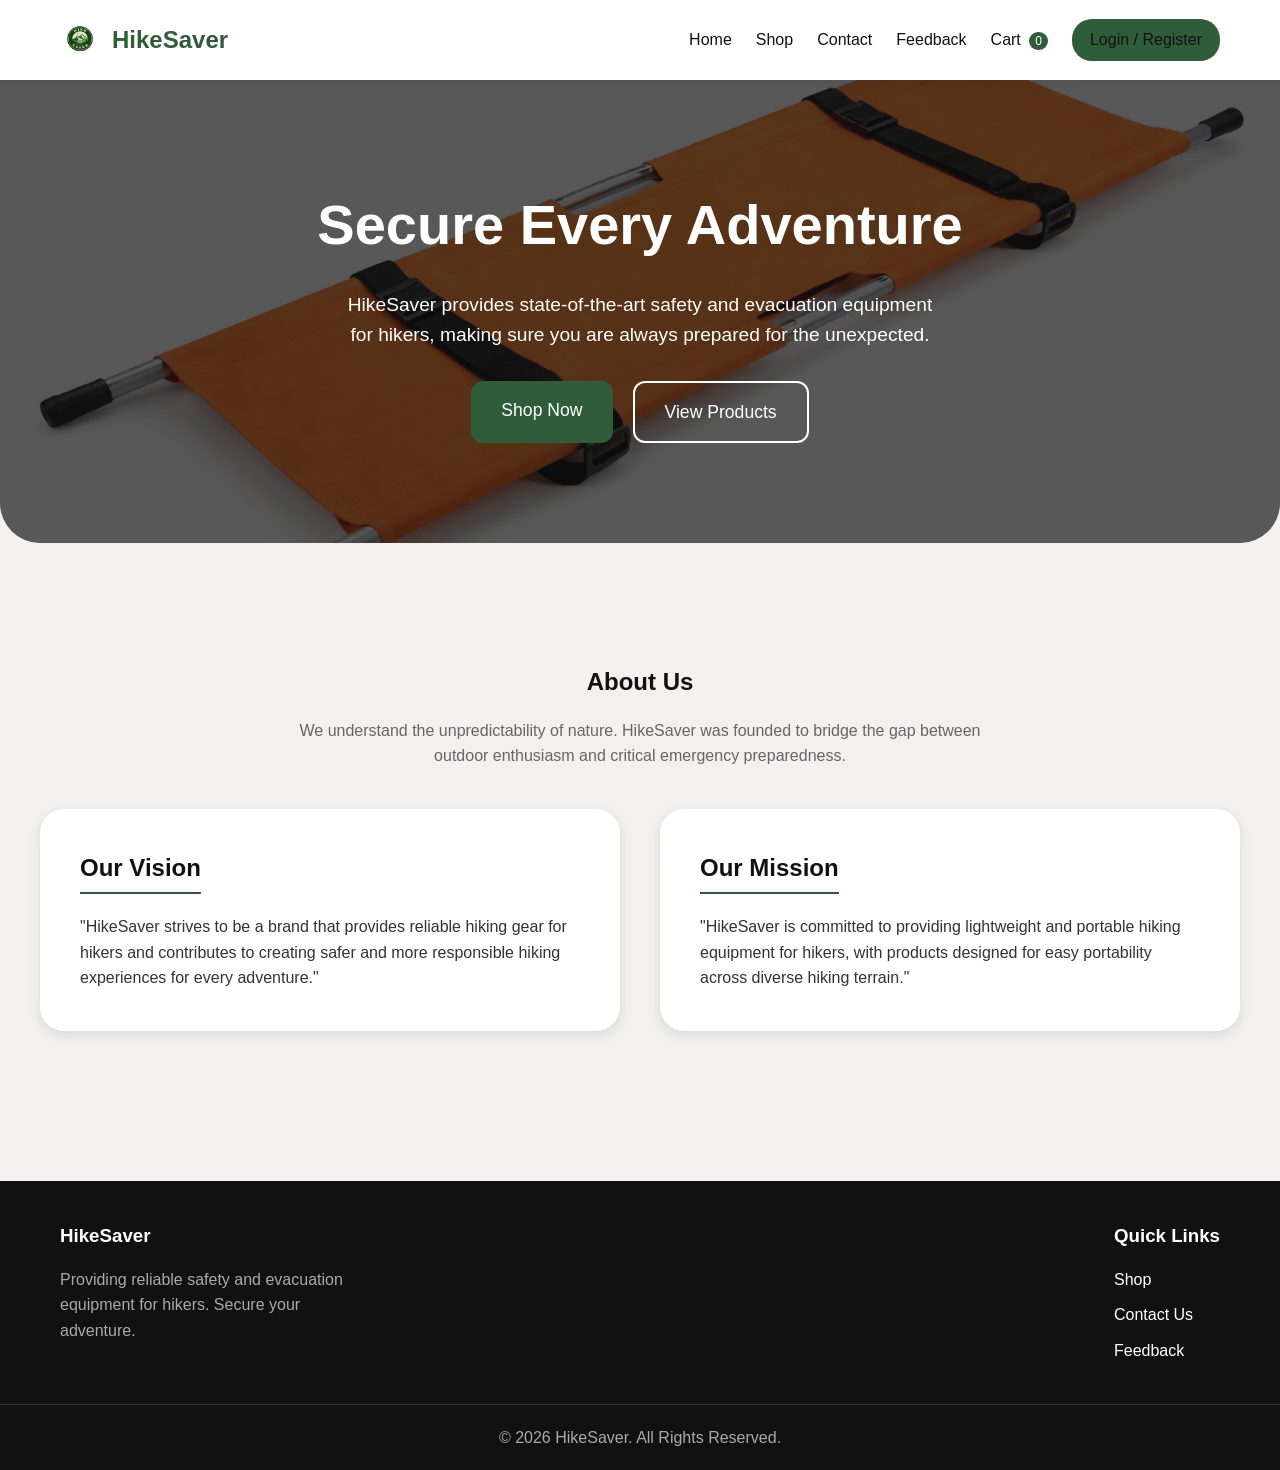
<file: index.html>
<!DOCTYPE html>
<html lang="en">
<head>
    <meta charset="UTF-8">
    <meta name="viewport" content="width=device-width, initial-scale=1.0">
    <title>HikeSaver - Home</title>
    <link rel="stylesheet" href="styles.css">
    <style>
        /* Hero Section */
        .hero {
            background: linear-gradient(rgba(17,17,17,0.7), rgba(17,17,17,0.7)), url('FOTO PRODUCT HIKESAVER.jpeg') center/cover;
            color: white;
            padding: 100px 0;
            text-align: center;
            border-radius: 0 0 40px 40px;
            margin-bottom: 60px;
        }
        .hero h1 {
            color: white;
            font-size: 3.5rem;
            margin-bottom: 20px;
        }
        .hero p {
            font-size: 1.2rem;
            max-width: 600px;
            margin: 0 auto 30px;
        }
        /* About Section */
        .about-section {
            padding: 60px 0;
        }
        .about-content {
            display: grid;
            grid-template-columns: 1fr 1fr;
            gap: 40px;
            align-items: center;
        }
        .vision-mission {
            background-color: var(--white-color);
            padding: 40px;
            border-radius: var(--border-radius-lg);
            box-shadow: var(--shadow);
            margin-bottom: 30px;
        }
        .vision-mission h2 {
            border-bottom: 2px solid var(--primary-color);
            display: inline-block;
            padding-bottom: 5px;
            margin-bottom: 20px;
        }
    </style>
</head>
<body>
    <main>
        <section class="hero">
            <div class="container">
                <h1>Secure Every Adventure</h1>
                <p>HikeSaver provides state-of-the-art safety and evacuation equipment for hikers, making sure you are always prepared for the unexpected.</p>
                <div style="display:flex; gap:20px; justify-content:center;">
                    <a href="shop.html" class="btn-primary" style="font-size: 1.1rem; padding: 15px 30px;">Shop Now</a>
                    <a href="shop.html" class="btn-outline" style="color:white; border-color:white; font-size: 1.1rem; padding: 15px 30px;">View Products</a>
                </div>
            </div>
        </section>

        <section class="about-section container">
            <div style="text-align: center; margin-bottom: 40px;">
                <h2>About Us</h2>
                <p style="max-width: 700px; margin: auto; color: var(--text-light);">We understand the unpredictability of nature. HikeSaver was founded to bridge the gap between outdoor enthusiasm and critical emergency preparedness.</p>
            </div>
            
            <div class="about-content">
                <div class="vision-mission">
                    <h2>Our Vision</h2>
                    <p>"HikeSaver strives to be a brand that provides reliable hiking gear for hikers and contributes to creating safer and more responsible hiking experiences for every adventure."</p>
                </div>
                <div class="vision-mission">
                    <h2>Our Mission</h2>
                    <p>"HikeSaver is committed to providing lightweight and portable hiking equipment for hikers, with products designed for easy portability across diverse hiking terrain."</p>
                </div>
            </div>
        </section>
    </main>

    <script src="app.js"></script>
</body>
</html>
</file>
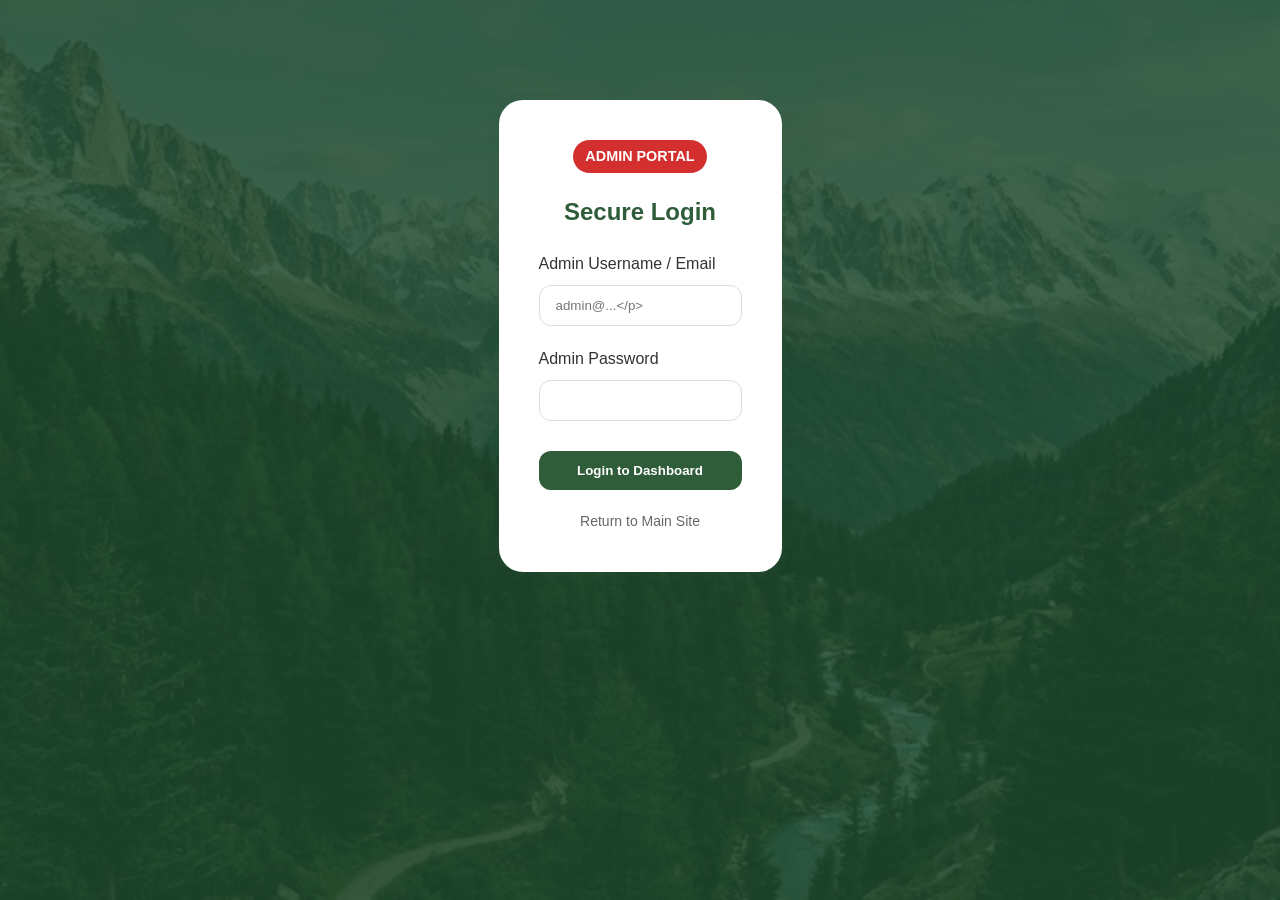
<file: admin-login.html>
<!DOCTYPE html>
<html lang="en">
<head>
    <meta charset="UTF-8">
    <meta name="viewport" content="width=device-width, initial-scale=1.0">
    <title>HikeSaver - Admin Login</title>
    <link rel="stylesheet" href="styles.css">
    <style>
        body { background-color: #f0f4f0; }
        .admin-login-container { max-width: 450px; margin: 100px auto; }
        .admin-login-card { text-align: center; background: white; padding: 40px; border-radius: var(--border-radius-lg); box-shadow: var(--shadow); }
        .admin-login-card h2 { color: var(--primary-color); margin-bottom: 20px; }
        .badge-admin { background-color: #d32f2f; color: white; padding: 5px 12px; border-radius: 20px; font-size: 0.9rem; margin-bottom: 20px; display: inline-block; font-weight: bold; }
    </style>
</head>
<body class="auth-page-bg">
    <div class="container admin-login-container">
        <div class="admin-login-card">
            <span class="badge-admin">ADMIN PORTAL</span>
            <h2>Secure Login</h2>
            <form id="adminLoginForm" style="text-align: left;">
                <div class="form-group">
                    <label>Admin Username / Email</label>
                    <input type="text" id="adminEmail" required placeholder="admin@...</p>">
                </div>
                <div class="form-group">
                    <label>Admin Password</label>
                    <input type="password" id="adminPass" required>
                </div>
                <button type="submit" class="btn btn-primary" style="width: 100%; margin-top:10px;">Login to Dashboard</button>
            </form>
            <p style="margin-top: 20px; font-size: 14px;"><a href="index.html" style="color: #666;">Return to Main Site</a></p>
        </div>
    </div>

    <script src="app.js"></script>
    <script>
        // Override standard initialization for auth pages
        window.disableInject = true;
        
        document.getElementById('adminLoginForm').addEventListener('submit', function(e) {
            e.preventDefault();
            const email = document.getElementById('adminEmail').value;
            const password = document.getElementById('adminPass').value;
            
            const users = JSON.parse(localStorage.getItem(DB_USERS)) || [];
            const user = users.find(u => u.email === email && u.pass === password && u.role === 'admin');
            
            if(user) {
                setSession(user);
                window.location.href = 'admin.html';
            } else {
                alert('Access Denied. Invalid admin credentials.');
            }
        });
    </script>
</body>
</html>
</file>
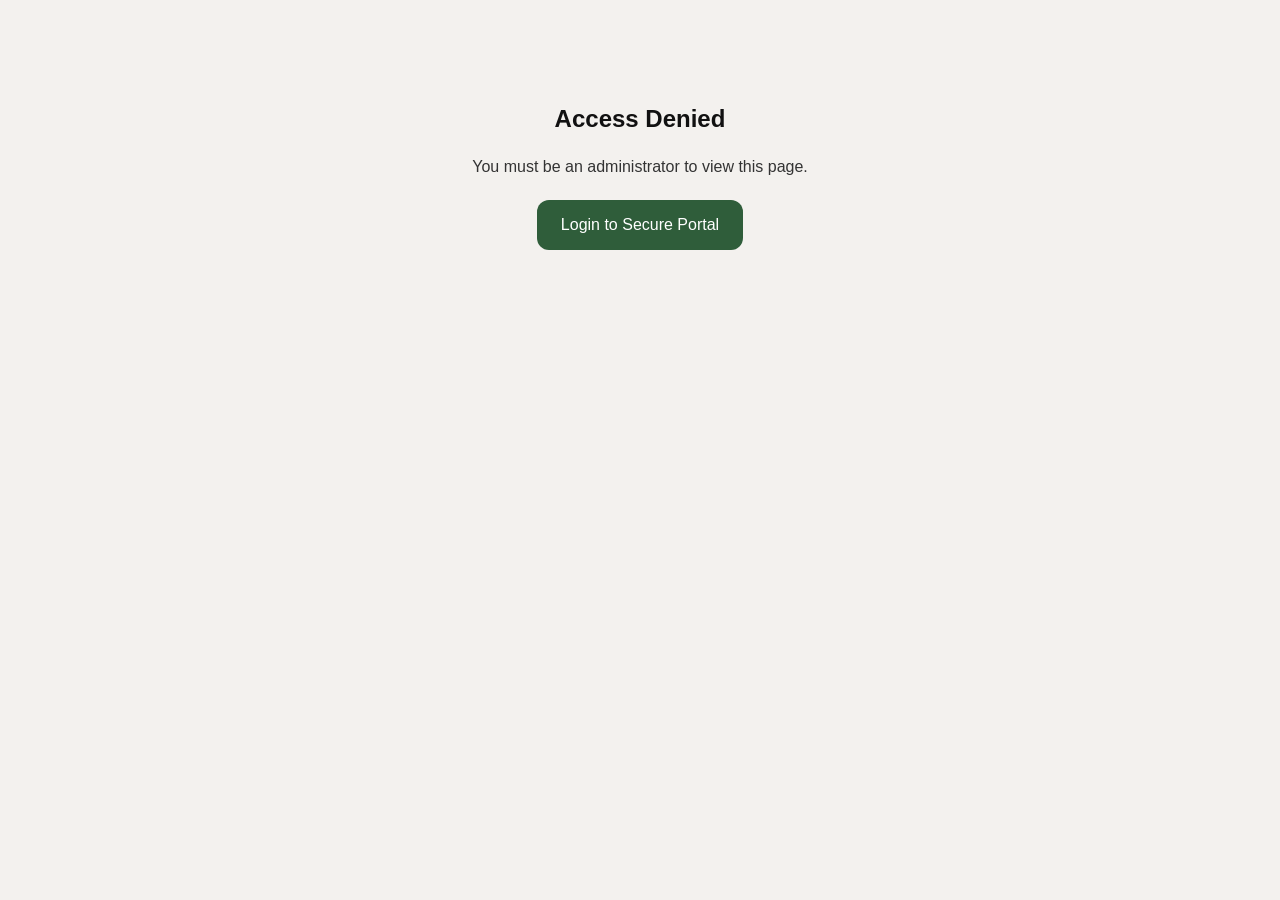
<file: admin.html>
<!DOCTYPE html>
<html lang="en">
<head>
    <meta charset="UTF-8">
    <meta name="viewport" content="width=device-width, initial-scale=1.0">
    <title>HikeSaver - Admin Dashboard</title>
    <link rel="stylesheet" href="styles.css">
    <style>
        .admin-layout {
            display: flex;
            min-height: 100vh;
        }
        .admin-sidebar {
            width: 250px;
            background: var(--primary-color);
            color: white;
            padding: 30px 20px;
            position: fixed;
            height: 100vh;
            left: 0;
            top: 0;
        }
        .admin-sidebar h3 { color: white; margin-bottom: 30px; font-size: 1.5rem;}
        .admin-sidebar a {
            display: block;
            color: rgba(255,255,255,0.8);
            margin-bottom: 15px;
            font-size: 1.1rem;
            padding: 10px;
            border-radius: 8px;
            transition: var(--transition);
        }
        .admin-sidebar a:hover, .admin-sidebar a.active {
            color: white;
            background: rgba(255,255,255,0.1);
            font-weight: bold;
        }
        .admin-content {
            margin-left: 250px;
            flex: 1;
            padding: 40px;
            background: #f7f9f7;
        }
        .data-table {
            width: 100%;
            border-collapse: collapse;
            background: white;
            border-radius: var(--border-radius);
            overflow: hidden;
            box-shadow: var(--shadow);
        }
        .data-table th, .data-table td {
            padding: 15px;
            text-align: left;
            border-bottom: 1px solid #eee;
        }
        .data-table th { background: #f9f9f9; font-weight: 600; color: #555; }
        .data-table tr:hover { background: #fdfdfd; }
        .status-badge {
            background: var(--accent-color);
            color: white;
            padding: 4px 8px;
            border-radius: 4px;
            font-size: 0.85rem;
        }
        .dashboard-cards {
            display: grid;
            grid-template-columns: repeat(3, 1fr);
            gap: 20px;
            margin-bottom: 40px;
        }
        .dash-card {
            background: white;
            padding: 30px;
            border-radius: var(--border-radius-lg);
            box-shadow: var(--shadow);
            border-left: 5px solid var(--primary-color);
        }
        .dash-card h4 { color: #666; margin-bottom: 10px; font-size: 1.1rem; }
        .dash-card .value { font-size: 2.5rem; font-weight: 700; color: var(--primary-color); }
        @media (max-width: 768px) {
            .admin-layout { flex-direction: column; }
            .admin-sidebar { width: 100%; position: relative; height: auto; }
            .admin-content { margin-left: 0; padding: 20px; }
            .dashboard-cards { grid-template-columns: 1fr; }
        }
    </style>
</head>
<body>
    <main class="admin-layout">
        <div class="admin-sidebar">
            <h3>Admin Panel</h3>
            <a href="#" id="viewDashboardBtn" class="active">Dashboard</a>
            <a href="#" id="viewOrdersBtn">Orders Data</a>
            <a href="#" id="viewFeedbackBtn">Customer Feedback</a>
            <hr style="border-color: rgba(255,255,255,0.2); margin: 30px 0;">
            <a href="#" onclick="logoutBtn()">Logout Admin</a>
        </div>
        
        <div class="admin-content">
            <h2 id="pageTitle" style="margin-bottom: 30px;">Overview Dashboard</h2>
            
            <div id="contentDashboard">
                <div class="dashboard-cards">
                    <div class="dash-card">
                        <h4>Total Orders</h4>
                        <div class="value" id="dashTotalOrders">0</div>
                    </div>
                    <div class="dash-card">
                        <h4>Products Sold</h4>
                        <div class="value" id="dashTotalProducts">0</div>
                    </div>
                    <div class="dash-card">
                        <h4>Total Reviews</h4>
                        <div class="value" id="dashTotalReviews">0</div>
                    </div>
                </div>
                <div class="card" style="margin-top:20px;">
                    <h3>System Status</h3>
                    <p style="margin-top:10px; color:#555;">Database Connected: <strong>True (LocalStorage)</strong></p>
                    <p style="color:#555;">Real-Time Sync: <strong>Active</strong></p>
                </div>
            </div>

            <div id="contentOrders" style="display:none;">
                <table class="data-table">
                    <thead>
                        <tr>
                            <th>Order ID</th>
                            <th>Customer Name</th>
                            <th>Product(s)</th>
                            <th>Qty</th>
                            <th>Shipping Address</th>
                            <th>Status</th>
                        </tr>
                    </thead>
                    <tbody id="ordersTableBody">
                    </tbody>
                </table>
            </div>

            <div id="contentFeedback" style="display:none;">
                <table class="data-table">
                    <thead>
                        <tr>
                            <th>Date</th>
                            <th>Customer Name</th>
                            <th>Rating</th>
                            <th>Comments</th>
                        </tr>
                    </thead>
                    <tbody id="feedbackTableBody">
                    </tbody>
                </table>
            </div>
        </div>
    </main>

    <script src="app.js"></script>
    <script>
        window.disableInject = true; // disable default header/footer

        function logoutBtn() {
            logout();
        }

        document.addEventListener('DOMContentLoaded', () => {
            // Admin Auth Guard
            const session = getSession();
            if(!session || session.role !== 'admin') {
                document.body.innerHTML = '<div style="text-align:center; margin-top:100px;"><h2>Access Denied</h2><p>You must be an administrator to view this page.</p><a href="admin-login.html" class="btn-primary" style="margin-top:20px; display:inline-block;">Login to Secure Portal</a></div>';
                return;
            }

            const orders = JSON.parse(localStorage.getItem(DB_ORDERS)) || [];
            const feedback = JSON.parse(localStorage.getItem(DB_FEEDBACK)) || [];

            // Update Dash Stats
            let totalProducts = 0;
            orders.forEach(o => o.items.forEach(i => totalProducts += i.qty));
            
            document.getElementById('dashTotalOrders').textContent = orders.length;
            document.getElementById('dashTotalProducts').textContent = totalProducts;
            document.getElementById('dashTotalReviews').textContent = feedback.length;


            // Load Orders
            let orderHtml = '';
            orders.forEach(o => {
                let itemsStr = o.items.map(i => i.name).join(', ');
                let totalQty = o.items.reduce((acc, i) => acc + i.qty, 0);
                orderHtml += `
                    <tr>
                        <td><small>${o.id}</small></td>
                        <td>${o.customer}</td>
                        <td>${itemsStr}</td>
                        <td>${totalQty}</td>
                        <td style="max-width: 250px; white-space: normal; line-height:1.4;">${o.address}</td>
                        <td><span class="status-badge">${o.status}</span></td>
                    </tr>
                `;
            });
            if(orders.length === 0) orderHtml = '<tr><td colspan="6" style="text-align:center;">No purchase data found.</td></tr>';
            document.getElementById('ordersTableBody').innerHTML = orderHtml;

            // Load Feedback
            let fbHtml = '';
            feedback.forEach(f => {
                fbHtml += `
                    <tr>
                        <td style="white-space:nowrap;">${f.date}</td>
                        <td style="font-weight:500;">${f.name}</td>
                        <td style="color:#ffc107; font-size:1.2rem;">${'★'.repeat(f.rating)}${'☆'.repeat(5-f.rating)}</td>
                        <td style="line-height:1.4;">${f.comment}</td>
                    </tr>
                `;
            });
            if(feedback.length === 0) fbHtml = '<tr><td colspan="4" style="text-align:center;">No feedback data found.</td></tr>';
            document.getElementById('feedbackTableBody').innerHTML = fbHtml;

            // Tab Navigation Logic
            const btnDash = document.getElementById('viewDashboardBtn');
            const btnOrders = document.getElementById('viewOrdersBtn');
            const btnFeedback = document.getElementById('viewFeedbackBtn');
            const contentDash = document.getElementById('contentDashboard');
            const contentOrders = document.getElementById('contentOrders');
            const contentFeedback = document.getElementById('contentFeedback');
            const pageTitle = document.getElementById('pageTitle');

            function switchTab(activeBtn, showContent, title) {
                [btnDash, btnOrders, btnFeedback].forEach(b => b.classList.remove('active'));
                [contentDash, contentOrders, contentFeedback].forEach(c => c.style.display = 'none');
                
                activeBtn.classList.add('active');
                showContent.style.display = 'grid'; // grid for dash
                if(showContent !== contentDash) showContent.style.display = 'block';
                pageTitle.textContent = title;
            }

            btnDash.addEventListener('click', (e) => { e.preventDefault(); switchTab(btnDash, contentDash, 'Overview Dashboard'); });
            btnOrders.addEventListener('click', (e) => { e.preventDefault(); switchTab(btnOrders, contentOrders, 'Purchase Data'); });
            btnFeedback.addEventListener('click', (e) => { e.preventDefault(); switchTab(btnFeedback, contentFeedback, 'Customer Feedback Data'); });
            
            // Set initial dash display properly
            contentDash.style.display = 'block';
        });
    </script>
</body>
</html>
</file>
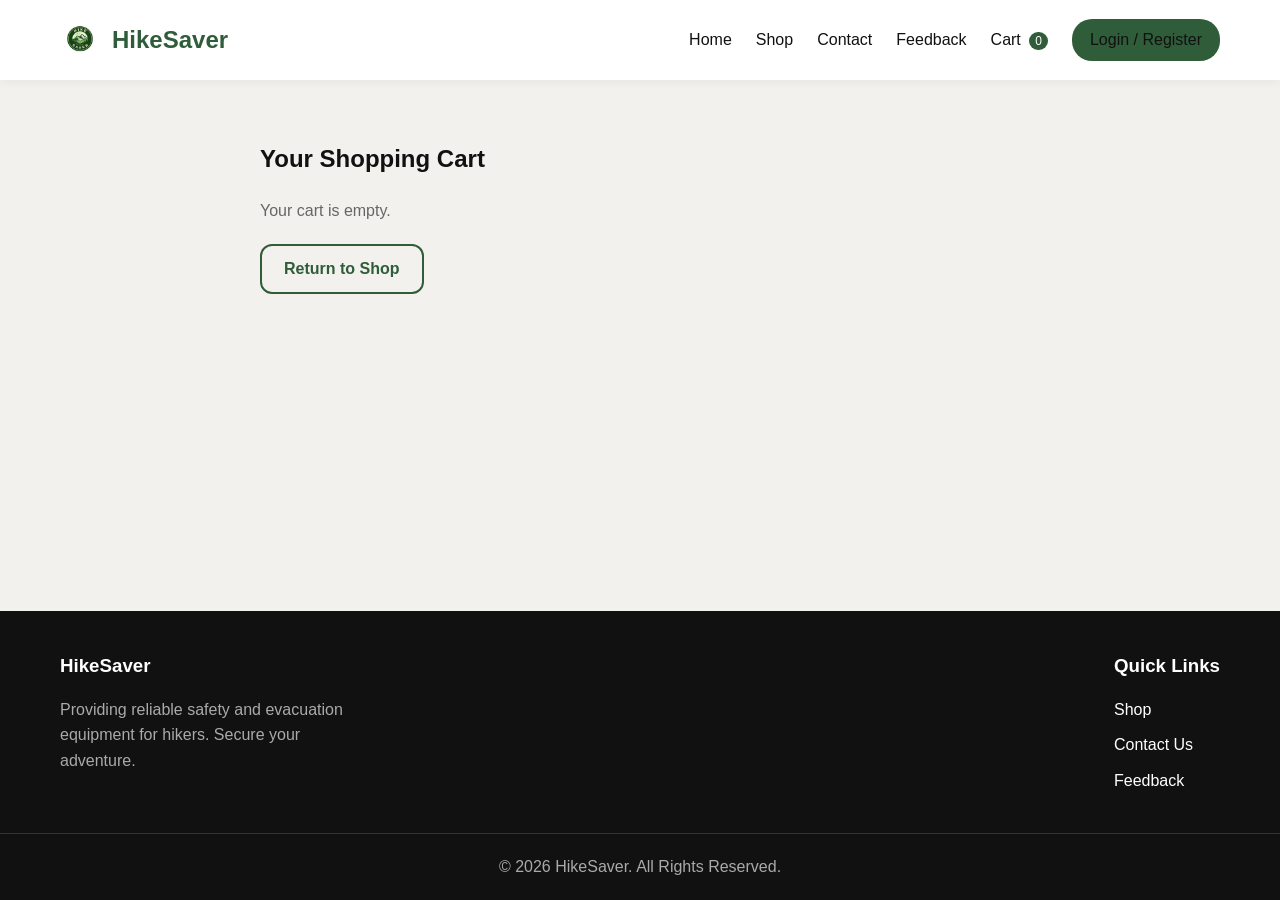
<file: cart.html>
<!DOCTYPE html>
<html lang="en">
<head>
    <meta charset="UTF-8">
    <meta name="viewport" content="width=device-width, initial-scale=1.0">
    <title>HikeSaver - Cart</title>
    <link rel="stylesheet" href="styles.css">
    <style>
        .cart-container {
            margin: 60px auto;
            max-width: 800px;
        }
        .cart-item {
            display: flex;
            align-items: center;
            justify-content: space-between;
            border-bottom: 1px solid #ddd;
            padding: 20px 0;
        }
        .cart-item img {
            width: 80px;
            height: 80px;
            object-fit: cover;
            border-radius: 8px;
        }
        .cart-details {
            flex: 1;
            margin-left: 20px;
        }
        .cart-item-title {
            font-size: 1.2rem;
            font-weight: 600;
        }
        .cart-item-price {
            color: var(--primary-color);
            font-weight: 600;
        }
        .cart-summary {
            background: var(--white-color);
            padding: 30px;
            border-radius: var(--border-radius);
            box-shadow: var(--shadow);
            margin-top: 30px;
        }
        .summary-row {
            display: flex;
            justify-content: space-between;
            margin-bottom: 15px;
            font-size: 1.1rem;
        }
        .summary-total {
            font-weight: bold;
            font-size: 1.4rem;
            border-top: 2px solid #eee;
            padding-top: 15px;
            margin-top: 15px;
        }
    </style>
</head>
<body>
    <main>
        <div class="container cart-container">
            <h2>Your Shopping Cart</h2>
            
            <div id="cartItems"></div>

            <div class="cart-summary" id="cartSummary" style="display:none;">
                <div class="summary-row summary-total">
                    <span>Total</span>
                    <span id="cartTotal">IDR 0</span>
                </div>
                <button class="btn btn-primary" style="width: 100%; margin-top:20px;" onclick="window.location.href='checkout.html'">Proceed to Checkout</button>
            </div>
        </div>
    </main>

    <script src="app.js"></script>
    <script>
        document.addEventListener('DOMContentLoaded', () => {
            const cart = getCart();
            const itemsContainer = document.getElementById('cartItems');
            const summaryContainer = document.getElementById('cartSummary');
            
            if(cart.length === 0) {
                itemsContainer.innerHTML = '<p style="margin-top:20px; color:#666;">Your cart is empty.</p><a href="shop.html" class="btn btn-outline" style="margin-top:20px;">Return to Shop</a>';
                return;
            }

            let total = 0;
            let html = '';
            
            cart.forEach((item, idx) => {
                const itemTotal = item.price * item.qty;
                total += itemTotal;
                html += `
                    <div class="cart-item">
                        <img src="${item.image}" alt="${item.name}">
                        <div class="cart-details">
                            <div class="cart-item-title">${item.name}</div>
                            <div style="color:#666; margin-top:5px;">Qty: ${item.qty}</div>
                        </div>
                        <div class="cart-item-price">IDR ${itemTotal.toLocaleString()}</div>
                    </div>
                `;
            });

            itemsContainer.innerHTML = html;
            document.getElementById('cartTotal').textContent = 'IDR ' + total.toLocaleString();
            summaryContainer.style.display = 'block';
        });
    </script>
</body>
</html>
</file>
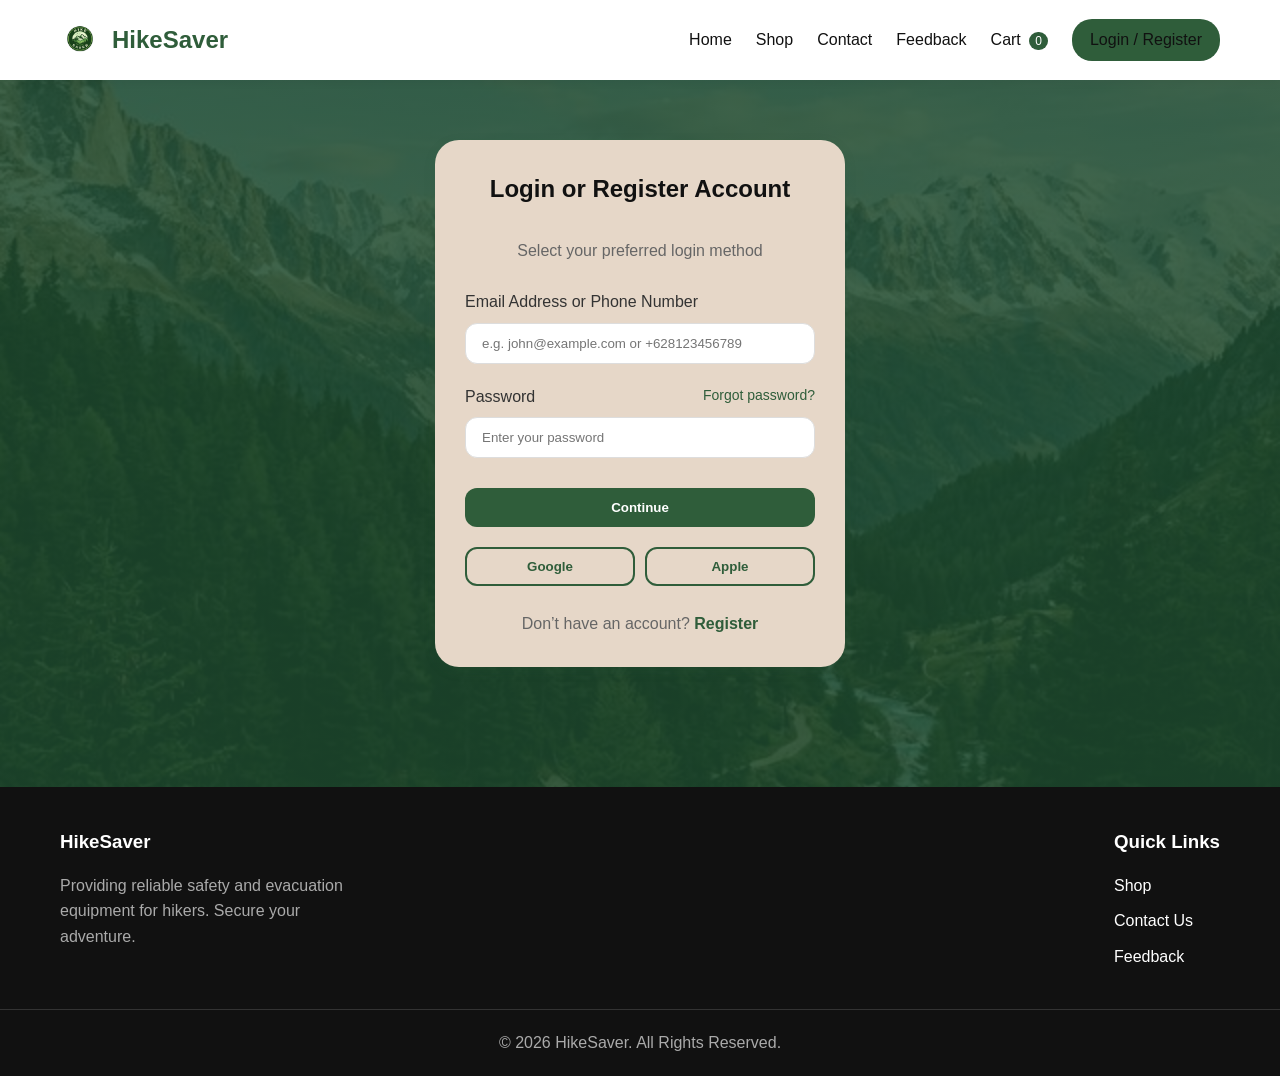
<file: checkout.html>
<!DOCTYPE html>
<html lang="en">
<head>
    <meta charset="UTF-8">
    <meta name="viewport" content="width=device-width, initial-scale=1.0">
    <title>HikeSaver - Checkout</title>
    <link rel="stylesheet" href="styles.css">
    <style>
        .checkout-container {
            margin: 60px auto;
            display: grid;
            grid-template-columns: 2fr 1fr;
            gap: 40px;
        }
        .form-section {
            background: var(--white-color);
            padding: 30px;
            border-radius: var(--border-radius-lg);
            box-shadow: var(--shadow);
            margin-bottom: 30px;
        }
        .payment-info {
            background: #E8F5E9; /* Light Green */
            padding: 20px;
            border-radius: var(--border-radius);
            border: 1px solid #c8e6c9;
            margin-bottom: 20px;
        }
        .order-summary {
            background: var(--white-color);
            padding: 30px;
            border-radius: var(--border-radius-lg);
            box-shadow: var(--shadow);
            position: sticky;
            top: 100px;
        }
        @media (max-width: 768px) {
            .checkout-container { grid-template-columns: 1fr; }
        }
    </style>
</head>
<body>
    <main>
        <div class="container checkout-container">
            <div>
                <h2>Checkout</h2>
                <div class="form-section">
                    <h3>Shipping Details</h3>
                    
                    <div class="form-group" id="savedAddressSelectorGroup" style="display:none; background:#f9f9f9; padding:15px; border-radius:8px; margin-top:20px;">
                        <label>Select a Saved Address</label>
                        <select id="savedAddressSelector">
                            <option value="">-- Choose an address --</option>
                        </select>
                    </div>

                    <form id="checkoutForm" style="margin-top: 20px;">
                        <div class="grid grid-2">
                            <div class="form-group">
                                <label>Recipient Name</label>
                                <input type="text" id="chkName" required placeholder="John Doe">
                            </div>
                            <div class="form-group">
                                <label>Phone Number</label>
                                <input type="text" id="chkPhone" required placeholder="+62...">
                            </div>
                        </div>
                        <div class="form-group">
                            <label>Full Address</label>
                            <textarea id="chkAddress" rows="3" required placeholder="Jl. ..."></textarea>
                        </div>
                        <div class="grid grid-2">
                            <div class="form-group">
                                <label>City/Regency</label>
                                <input type="text" id="chkCity" required>
                            </div>
                            <div class="form-group">
                                <label>Province</label>
                                <input type="text" id="chkProvince" required>
                            </div>
                        </div>
                        <div class="form-group">
                            <label>Postal Code</label>
                            <input type="text" id="chkZip" required>
                        </div>
                        <div class="form-group">
                            <label>Optional Notes</label>
                            <textarea id="chkNotes" rows="2" placeholder="Delivery instructions..."></textarea>
                        </div>
                        <div class="form-group" style="display:flex; align-items:center; gap:10px;">
                            <input type="checkbox" id="chkSaveAddress" style="width:auto; transform:scale(1.2);">
                            <label for="chkSaveAddress" style="margin-bottom:0;">Save this address for future purchases</label>
                        </div>

                        <h3 style="margin-top:30px;">Payment Method</h3>
                        <div class="payment-info">
                            <p style="font-weight:600; color: var(--primary-color);">Bank Transfer ONLY</p>
                            <p style="margin-top:5px;">Please transfer the exact amount to:</p>
                            <p style="font-size:1.2rem; font-weight:bold; margin-top:5px;">BCA 3621242707</p>
                            <p style="color:#666; font-size:0.9rem;">a.n. Rizki Amelia Putri</p>
                        </div>

                        <button type="submit" class="btn btn-primary" style="width:100%; font-size:1.1rem; padding: 15px;">Complete Purchase</button>
                    </form>
                </div>
            </div>

            <div>
                <div class="order-summary">
                    <h3 style="border-bottom: 1px solid #ddd; padding-bottom: 10px; margin-bottom: 20px;">Order Summary</h3>
                    <div id="summaryItems"></div>
                    <div style="display:flex; justify-content:space-between; margin-top: 20px; font-weight:bold; font-size:1.2rem; border-top: 1px solid #ddd; padding-top:15px;">
                        <span>Total:</span>
                        <span id="summaryTotal">IDR 0</span>
                    </div>
                </div>
            </div>
        </div>
    </main>

    <script src="app.js"></script>
    <script>
        const DB_SAVED_ADDRESSES = 'hs_saved_addresses';

        document.addEventListener('DOMContentLoaded', () => {
            const session = getSession();
            if(!session) {
                alert('Please login to checkout.');
                window.location.href = 'login.html';
                return;
            }
            if(session.name) document.getElementById('chkName').value = session.name;
            if(session.phone) document.getElementById('chkPhone').value = session.phone;
            
            const cart = getCart();
            if(cart.length === 0) {
                alert('Cart is empty.');
                window.location.href = 'shop.html';
                return;
            }

            // Load Saved Addresses
            const savedAddressesStr = localStorage.getItem(DB_SAVED_ADDRESSES);
            const userAddresses = savedAddressesStr ? JSON.parse(savedAddressesStr)[session.email || session.phone] : [];
            
            if(userAddresses && userAddresses.length > 0) {
                const selectorGroup = document.getElementById('savedAddressSelectorGroup');
                const selector = document.getElementById('savedAddressSelector');
                selectorGroup.style.display = 'block';
                
                userAddresses.forEach((addr, idx) => {
                    const opt = document.createElement('option');
                    opt.value = idx;
                    opt.textContent = `${addr.address}, ${addr.city}`;
                    selector.appendChild(opt);
                });

                selector.addEventListener('change', (e) => {
                    if(e.target.value !== '') {
                        const addr = userAddresses[e.target.value];
                        document.getElementById('chkName').value = addr.name;
                        document.getElementById('chkPhone').value = addr.phone;
                        document.getElementById('chkAddress').value = addr.address;
                        document.getElementById('chkCity').value = addr.city;
                        document.getElementById('chkProvince').value = addr.province;
                        document.getElementById('chkZip').value = addr.zip;
                    } else {
                        // Reset forms
                        document.getElementById('checkoutForm').reset();
                        if(session.name) document.getElementById('chkName').value = session.name;
                        if(session.phone) document.getElementById('chkPhone').value = session.phone;
                    }
                });
            }

            // Summary
            let total = 0;
            let html = '';
            cart.forEach(item => {
                total += item.price * item.qty;
                html += `
                    <div style="display:flex; justify-content:space-between; margin-bottom:10px;">
                        <span>${item.name} (x${item.qty})</span>
                        <span>IDR ${(item.price * item.qty).toLocaleString()}</span>
                    </div>
                `;
            });
            document.getElementById('summaryItems').innerHTML = html;
            document.getElementById('summaryTotal').textContent = 'IDR ' + total.toLocaleString();

            // Submit Setup
            document.getElementById('checkoutForm').addEventListener('submit', (e) => {
                e.preventDefault();
                
                const addrData = {
                    name: document.getElementById('chkName').value,
                    phone: document.getElementById('chkPhone').value,
                    address: document.getElementById('chkAddress').value,
                    city: document.getElementById('chkCity').value,
                    province: document.getElementById('chkProvince').value,
                    zip: document.getElementById('chkZip').value,
                    notes: document.getElementById('chkNotes').value
                };

                const orderData = {
                    id: 'ORD-' + Date.now(),
                    date: new Date().toISOString(),
                    customer: addrData.name,
                    phone: addrData.phone,
                    notes: addrData.notes,
                    address: `${addrData.address}, ${addrData.city}, ${addrData.province} ${addrData.zip}`,
                    items: cart,
                    total: total,
                    status: 'Pending Payment Verification'
                };

                // Handle Saved Address
                if(document.getElementById('chkSaveAddress').checked) {
                    const allSaved = JSON.parse(localStorage.getItem(DB_SAVED_ADDRESSES)) || {};
                    const userId = session.email || session.phone;
                    if(!allSaved[userId]) allSaved[userId] = [];
                    // add only if not exactly present
                    allSaved[userId].push(addrData);
                    localStorage.setItem(DB_SAVED_ADDRESSES, JSON.stringify(allSaved));
                }

                const orders = JSON.parse(localStorage.getItem(DB_ORDERS)) || [];
                orders.push(orderData);
                localStorage.setItem(DB_ORDERS, JSON.stringify(orders));
                
                clearCart();
                alert('Order Placed Successfully! Please complete payment.');
                window.location.href = 'index.html';
            });
        });
    </script>
</body>
</html>
</file>
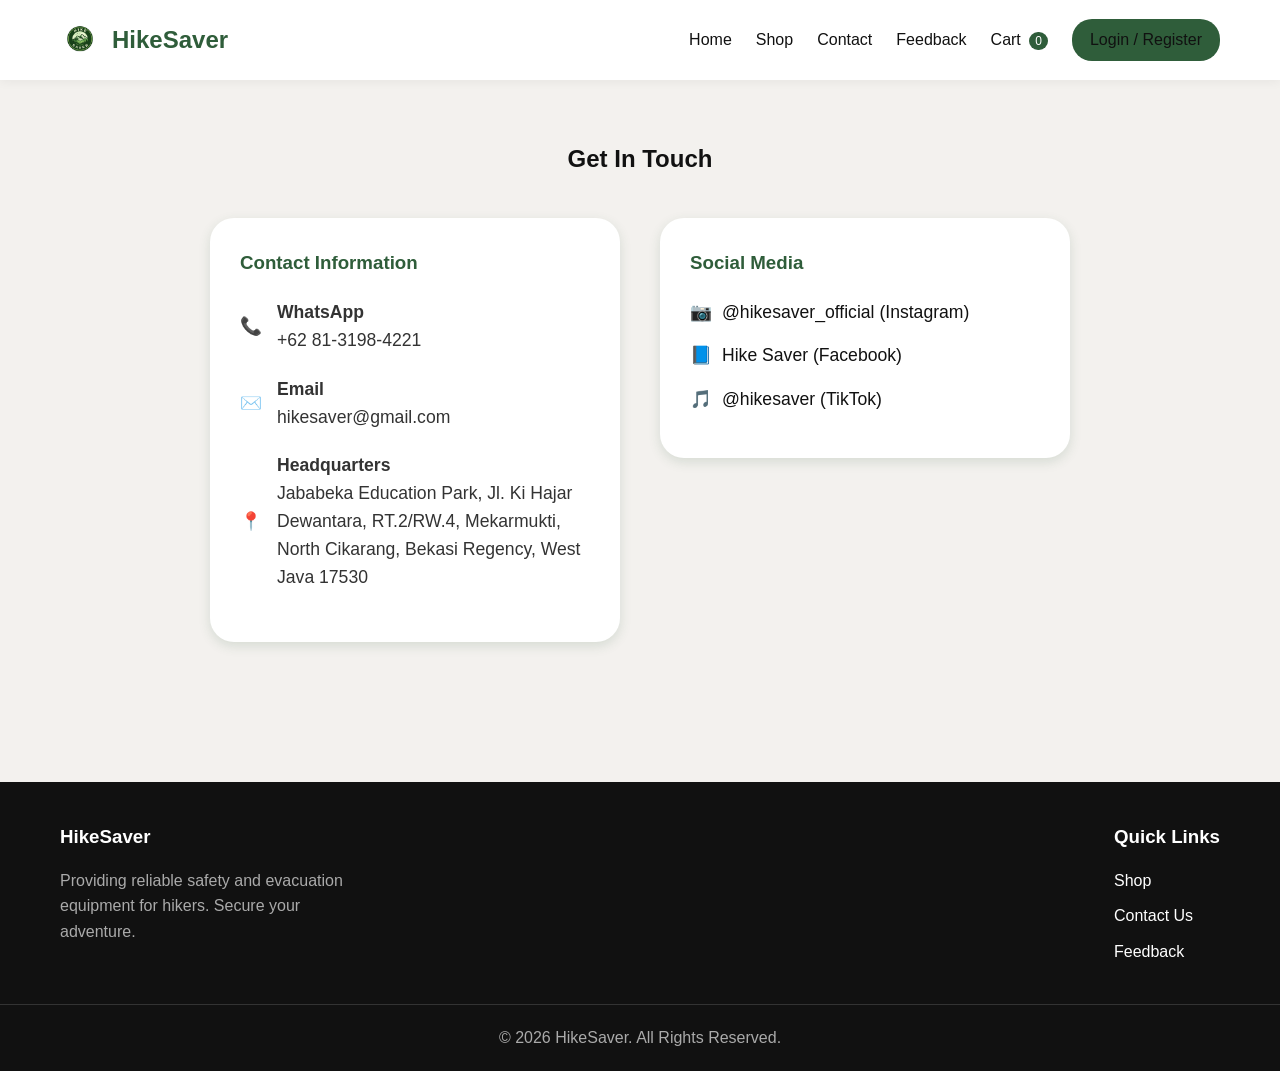
<file: contact.html>
<!DOCTYPE html>
<html lang="en">
<head>
    <meta charset="UTF-8">
    <meta name="viewport" content="width=device-width, initial-scale=1.0">
    <title>HikeSaver - Contact Us</title>
    <link rel="stylesheet" href="styles.css">
    <style>
        .contact-container {
            margin: 60px auto;
            max-width: 900px;
        }
        .contact-grid {
            display: grid;
            grid-template-columns: 1fr 1fr;
            gap: 40px;
        }
        .contact-info-block {
            background: var(--white-color);
            padding: 30px;
            border-radius: var(--border-radius-lg);
            box-shadow: var(--shadow);
            margin-bottom: 20px;
        }
        .contact-info-block h3 {
            margin-bottom: 20px;
            color: var(--primary-color);
        }
        .contact-item {
            margin-bottom: 20px;
            display: flex;
            align-items: center;
            gap: 15px;
            font-size: 1.1rem;
        }
        .contact-item i {
            font-size: 1.5rem;
            color: var(--accent-color);
            width: 30px;
            text-align: center;
        }
        .social-links a {
            display: inline-flex;
            align-items: center;
            gap: 10px;
            margin-bottom: 15px;
            font-size: 1.1rem;
            font-weight: 500;
            color: var(--black-color);
        }
        .social-links a:hover {
            color: var(--primary-color);
        }
        @media (max-width: 768px) {
            .contact-grid { grid-template-columns: 1fr; }
        }
    </style>
</head>
<body>
    <main>
        <div class="container contact-container">
            <h2 style="text-align:center; margin-bottom: 40px;">Get In Touch</h2>
            
            <div class="contact-grid">
                <div>
                    <div class="contact-info-block">
                        <h3>Contact Information</h3>
                        
                        <div class="contact-item">
                            <span>📞</span>
                            <div>
                                <strong>WhatsApp</strong><br>
                                <a href="https://wa.me/628131984221" target="_blank">+62 81-3198-4221</a>
                            </div>
                        </div>

                        <div class="contact-item">
                            <span>✉️</span>
                            <div>
                                <strong>Email</strong><br>
                                <a href="mailto:hikesaver@gmail.com">hikesaver@gmail.com</a>
                            </div>
                        </div>

                        <div class="contact-item">
                            <span>📍</span>
                            <div>
                                <strong>Headquarters</strong><br>
                                Jababeka Education Park, Jl. Ki Hajar Dewantara, RT.2/RW.4, Mekarmukti, North Cikarang, Bekasi Regency, West Java 17530
                            </div>
                        </div>
                    </div>
                </div>

                <div>
                    <div class="contact-info-block social-links">
                        <h3>Social Media</h3>
                        <div style="display:flex; flex-direction:column;">
                            <a href="#" target="_blank">
                                <span>📷</span> @hikesaver_official (Instagram)
                            </a>
                            <a href="#" target="_blank">
                                <span>📘</span> Hike Saver (Facebook)
                            </a>
                            <a href="#" target="_blank">
                                <span>🎵</span> @hikesaver (TikTok)
                            </a>
                        </div>
                    </div>
                </div>
            </div>
        </div>
    </main>

    <script src="app.js"></script>
</body>
</html>
</file>
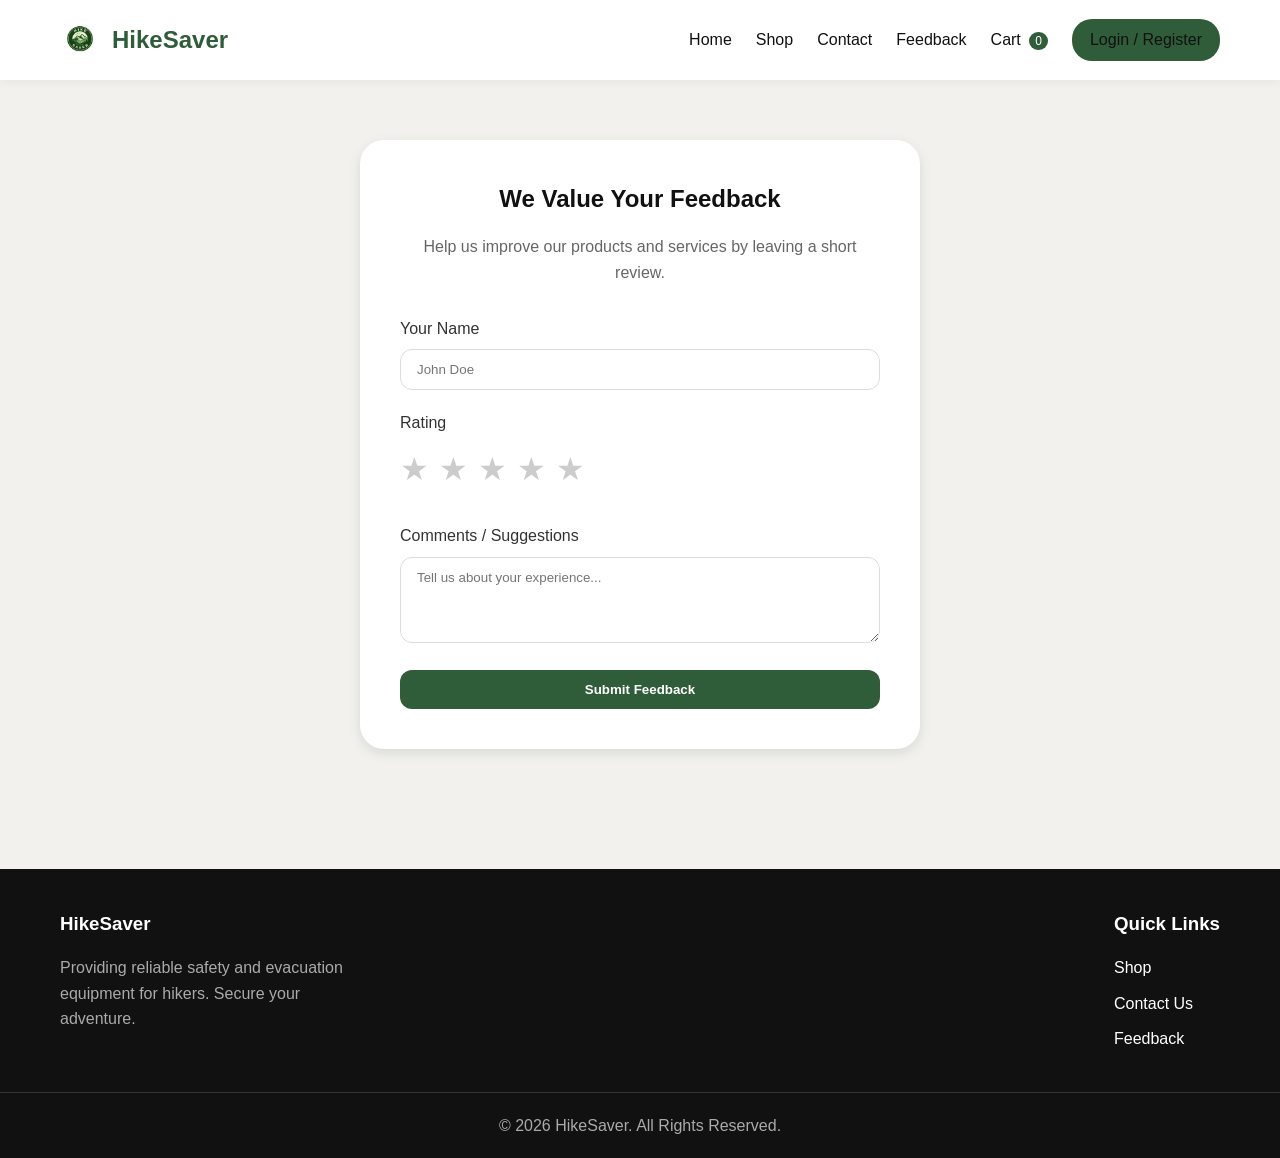
<file: feedback.html>
<!DOCTYPE html>
<html lang="en">
<head>
    <meta charset="UTF-8">
    <meta name="viewport" content="width=device-width, initial-scale=1.0">
    <title>HikeSaver - Feedback</title>
    <link rel="stylesheet" href="styles.css">
    <style>
        .feedback-container {
            max-width: 600px;
            margin: 60px auto;
        }
        .feedback-card {
            background: var(--white-color);
            padding: 40px;
            border-radius: var(--border-radius-lg);
            box-shadow: var(--shadow);
            text-align: center;
        }
        .feedback-form {
            text-align: left;
            margin-top: 30px;
        }
        .star-rating {
            display: flex;
            flex-direction: row-reverse;
            justify-content: flex-end;
            gap: 10px;
            font-size: 2rem;
            margin-bottom: 20px;
        }
        .star-rating input { display: none; }
        .star-rating label {
            color: #ccc;
            cursor: pointer;
            transition: color 0.2s;
        }
        .star-rating input:checked ~ label,
        .star-rating label:hover,
        .star-rating label:hover ~ label {
            color: #ffc107;
        }
    </style>
</head>
<body>
    <main>
        <div class="container feedback-container">
            <div class="feedback-card">
                <h2>We Value Your Feedback</h2>
                <p style="color:var(--text-light); margin-top:10px;">Help us improve our products and services by leaving a short review.</p>
                
                <form class="feedback-form" id="feedbackForm">
                    <div class="form-group">
                        <label>Your Name</label>
                        <input type="text" id="fbName" required placeholder="John Doe">
                    </div>
                    
                    <div class="form-group">
                        <label>Rating</label>
                        <div class="star-rating">
                            <input type="radio" id="star5" name="rating" value="5" required>
                            <label for="star5" title="5 stars">★</label>
                            
                            <input type="radio" id="star4" name="rating" value="4">
                            <label for="star4" title="4 stars">★</label>
                            
                            <input type="radio" id="star3" name="rating" value="3">
                            <label for="star3" title="3 stars">★</label>
                            
                            <input type="radio" id="star2" name="rating" value="2">
                            <label for="star2" title="2 stars">★</label>
                            
                            <input type="radio" id="star1" name="rating" value="1">
                            <label for="star1" title="1 star">★</label>
                        </div>
                    </div>

                    <div class="form-group">
                        <label>Comments / Suggestions</label>
                        <textarea id="fbComment" rows="4" required placeholder="Tell us about your experience..."></textarea>
                    </div>

                    <button type="submit" class="btn btn-primary" style="width: 100%;">Submit Feedback</button>
                </form>
            </div>
        </div>
    </main>

    <script src="app.js"></script>
    <script>
        document.addEventListener('DOMContentLoaded', () => {
            const session = getSession();
            if(session && session.name) {
                document.getElementById('fbName').value = session.name;
            }

            document.getElementById('feedbackForm').addEventListener('submit', (e) => {
                e.preventDefault();
                
                const rating = document.querySelector('input[name="rating"]:checked');
                if(!rating) {
                    alert('Please select a star rating.');
                    return;
                }

                const feedbackData = {
                    id: Date.now(),
                    date: new Date().toLocaleDateString(),
                    name: document.getElementById('fbName').value,
                    rating: parseInt(rating.value),
                    comment: document.getElementById('fbComment').value
                };

                const feedbacks = JSON.parse(localStorage.getItem(DB_FEEDBACK)) || [];
                feedbacks.push(feedbackData);
                localStorage.setItem(DB_FEEDBACK, JSON.stringify(feedbacks));

                alert('Thank you for your feedback!');
                window.location.href = 'index.html';
            });
        });
    </script>
</body>
</html>
</file>
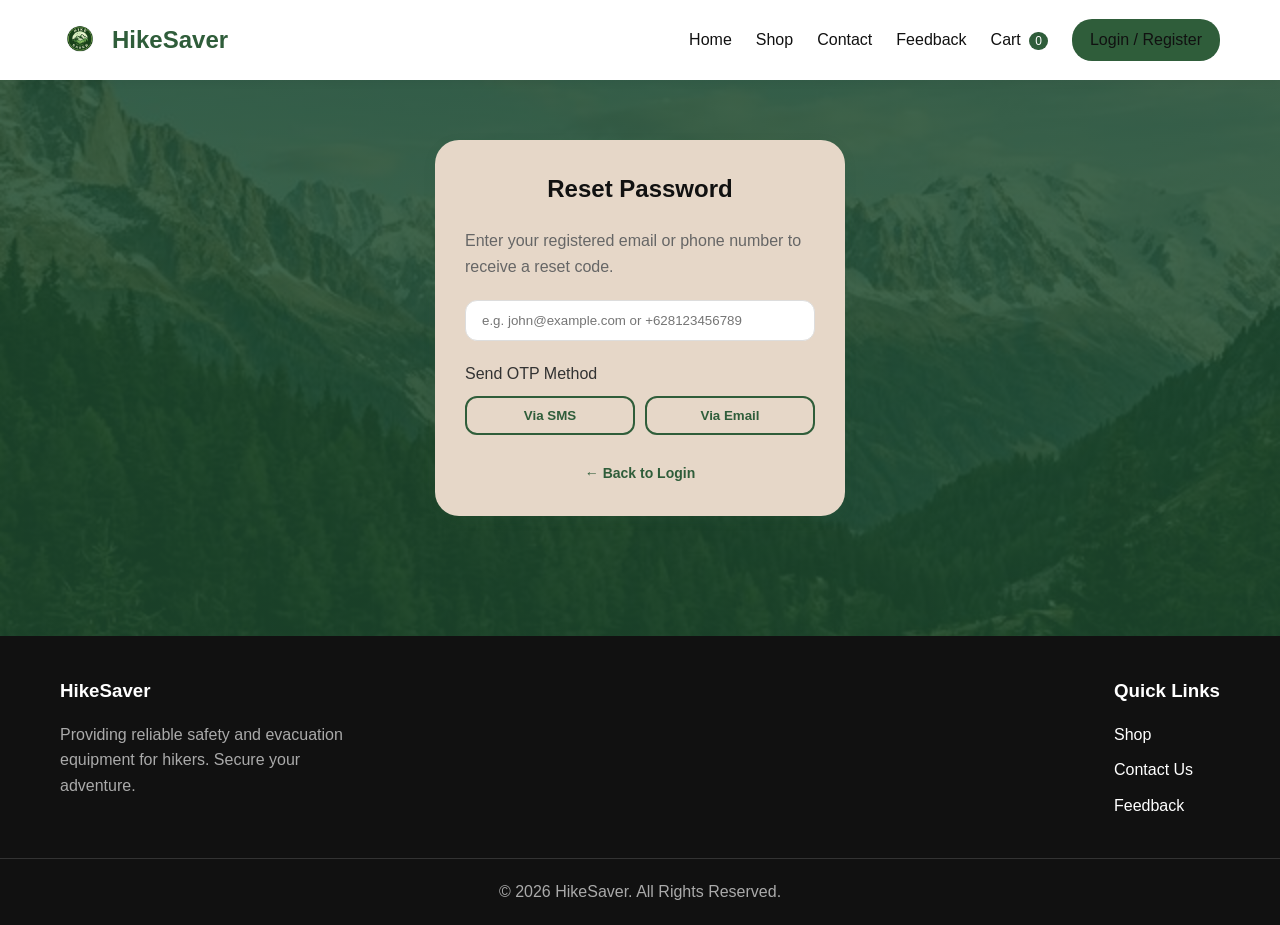
<file: forgot-password.html>
<!DOCTYPE html>
<html lang="en">
<head>
    <meta charset="UTF-8">
    <meta name="viewport" content="width=device-width, initial-scale=1.0">
    <title>HikeSaver - Reset Password</title>
    <link rel="stylesheet" href="styles.css">
    <style>
        .auth-container { max-width: 450px; margin: 60px auto; }
        .auth-card { text-align: center; }
        .auth-card h2 { margin-bottom: 20px; }
        .form-error {
            color: #d32f2f;
            font-size: 0.9rem;
            margin-bottom: 15px;
            display: none;
            text-align: left;
        }
        .form-success {
            color: var(--primary-color);
            font-size: 0.95rem;
            font-weight: bold;
            margin-bottom: 15px;
            display: none;
            text-align: left;
        }
    </style>
</head>
<body class="auth-page-bg">
    <main>
        <div class="container auth-container">
            <div class="card auth-card">
                <h2>Reset Password</h2>
                
                <div id="errorMsg" class="form-error"></div>
                <div id="successMsg" class="form-success"></div>

                <!-- STEP 1: Identification -->
                <div id="step1" style="text-align: left;">
                    <p style="color:var(--text-light); margin-bottom: 20px;">Enter your registered email or phone number to receive a reset code.</p>
                    
                    <div class="form-group">
                        <input type="text" id="resetIdentifier" required placeholder="e.g. john@example.com or +628123456789">
                    </div>

                    <label style="display:block; margin-bottom:10px; font-weight:500;">Send OTP Method</label>
                    <div style="display:flex; gap:10px;">
                        <button type="button" class="btn btn-outline" style="flex:1;" onclick="initiateReset('phone')">Via SMS</button>
                        <button type="button" class="btn btn-outline" style="flex:1;" onclick="initiateReset('email')">Via Email</button>
                    </div>

                    <div style="text-align:center; margin-top: 25px;">
                        <a href="login.html" style="color: var(--primary-color); font-size: 14px; font-weight: 600;">&larr; Back to Login</a>
                    </div>
                </div>

                <!-- STEP 2: OTP Verification -->
                <div id="step2" style="display:none; text-align: left;">
                    <div class="form-group" style="background:#f0fcf4; padding: 15px; border-radius: 8px; border: 1px solid #c9ebd4;">
                        <label style="color:var(--primary-color);">Enter Verification Code</label>
                        <p id="otpInstruction" style="font-size:13px; color:#555; margin-bottom:10px;">We've sent a code.</p>
                        <input type="text" id="resetOtp" placeholder="123456" maxlength="6">
                        
                        <p style="font-size:13px; color:#d32f2f; margin-top:5px; font-weight:bold;">Time remaining: <span id="otpTimerDisplay">01:00</span></p>

                        <button type="button" class="btn btn-primary" style="width: 100%; margin-top:15px;" onclick="verifyOtp()">Verify OTP</button>

                        <div style="margin-top:15px; padding-top:15px; border-top:1px solid #c9ebd4;">
                            <p style="font-size:13px; font-weight:bold; margin-bottom:5px;">Didn’t receive the code?</p>
                            <ul style="font-size:12px; color:#555; padding-left:20px; margin-bottom:10px;">
                                <li>Check your Spam folder (for email)</li>
                                <li>Make sure your phone number is correct</li>
                            </ul>
                            <div style="display:flex; gap:10px;">
                                <button type="button" id="resendEmail" class="btn btn-outline" style="font-size:12px; padding:8px;" disabled onclick="resendOtp('email')">Resend via Email</button>
                                <button type="button" id="resendPhone" class="btn btn-outline" style="font-size:12px; padding:8px;" disabled onclick="resendOtp('phone')">Resend via SMS</button>
                            </div>
                            <p id="resendFeedback" style="color:var(--primary-color); font-size:12px; margin-top:5px; display:none;">A new OTP has been sent.</p>
                        </div>
                    </div>
                </div>

                <!-- STEP 3: New Password -->
                <div id="step3" style="display:none; text-align: left;">
                    <p style="color:var(--text-light); margin-bottom: 20px;">Please enter your new password below.</p>
                    <div class="form-group">
                        <label>New Password</label>
                        <input type="password" id="newPass" required placeholder="Choose a secure password">
                    </div>
                    <div class="form-group">
                        <label>Confirm Password</label>
                        <input type="password" id="confirmPass" required placeholder="Repeat the password">
                    </div>
                    <button type="button" class="btn btn-primary" style="width: 100%;" onclick="updatePassword()">Reset Password</button>
                </div>

            </div>
        </div>
    </main>

    <script src="app.js"></script>
    <script>
        function showError(msg) {
            const err = document.getElementById('errorMsg');
            err.textContent = msg;
            err.style.display = 'block';
            document.getElementById('successMsg').style.display = 'none';
        }

        function showSuccess(msg) {
            const scc = document.getElementById('successMsg');
            scc.textContent = msg;
            scc.style.display = 'block';
            document.getElementById('errorMsg').style.display = 'none';
        }

        function clearMessages() {
            document.getElementById('errorMsg').style.display = 'none';
            document.getElementById('successMsg').style.display = 'none';
        }

        let targetUser = null;
        let activeOtpMethod = null;
        let mockOtp = '123456';
        let otpExpiryTime = null;
        let timerInterval = null;

        function startTimer() {
            let timeLeft = 60; // 60 seconds
            document.getElementById('resendEmail').disabled = true;
            document.getElementById('resendPhone').disabled = true;
            document.getElementById('resendEmail').style.opacity = '0.5';
            document.getElementById('resendPhone').style.opacity = '0.5';
            document.getElementById('otpTimerDisplay').textContent = "01:00";

            if(timerInterval) clearInterval(timerInterval);

            timerInterval = setInterval(() => {
                timeLeft--;
                let m = Math.floor(timeLeft / 60);
                let s = timeLeft % 60;
                document.getElementById('otpTimerDisplay').textContent = `0${m}:${s < 10 ? '0' + s : s}`;

                if(timeLeft <= 0) {
                    clearInterval(timerInterval);
                    document.getElementById('otpTimerDisplay').textContent = "00:00";
                    document.getElementById('resendEmail').disabled = false;
                    document.getElementById('resendPhone').disabled = false;
                    document.getElementById('resendEmail').style.opacity = '1';
                    document.getElementById('resendPhone').style.opacity = '1';
                }
            }, 1000);
        }

        function initiateReset(method) {
            clearMessages();
            const identifier = document.getElementById('resetIdentifier').value.trim();
            if(!identifier) return showError('Please enter your email or phone number.');

            const users = JSON.parse(localStorage.getItem(DB_USERS)) || [];
            
            // Check existence
            if (identifier.includes('@')) {
                targetUser = users.find(u => u.email === identifier);
            } else {
                if(/[a-zA-Z]/.test(identifier)){
                    return showError('Email addresses must contain an "@" symbol.');
                }
                targetUser = users.find(u => u.phone === identifier);
            }

            if(!targetUser) return showError('No account found with that information.');

            sendOtpLogic(method);

            document.getElementById('step1').style.display = 'none';
            document.getElementById('step2').style.display = 'block';
        }

        function sendOtpLogic(method, isResend = false) {
            activeOtpMethod = method;
            mockOtp = '123456';
            otpExpiryTime = Date.now() + 60000;
            
            const dest = method === 'phone' ? targetUser.phone : targetUser.email;
            document.getElementById('otpInstruction').textContent = `Code sent to ${dest}`;
            
            startTimer();

            if(isResend) {
                document.getElementById('resendFeedback').style.display = 'block';
                setTimeout(() => document.getElementById('resendFeedback').style.display = 'none', 3000);
            } else {
                alert(`Mock OTP Sent via ${method}! Code: 123456\nYou have 60 seconds.`);
            }
        }

        function resendOtp(method) {
            clearMessages();
            sendOtpLogic(method, true);
        }

        function verifyOtp() {
            clearMessages();
            const input = document.getElementById('resetOtp').value.trim();
            if(!input) return showError('Please enter the OTP.');

            if(Date.now() > otpExpiryTime) return showError('OTP expired. Please request a new code.');
            if(input !== mockOtp) return showError('Invalid OTP. Please try again.');

            // Success
            clearInterval(timerInterval);
            document.getElementById('step2').style.display = 'none';
            document.getElementById('step3').style.display = 'block';
            showSuccess('OTP successfully verified!');
        }

        function updatePassword() {
            clearMessages();
            const pass1 = document.getElementById('newPass').value;
            const pass2 = document.getElementById('confirmPass').value;

            if(!pass1) return showError('Please enter a new password.');
            if(pass1 !== pass2) return showError('Passwords do not match.');

            // Update in DB
            const users = JSON.parse(localStorage.getItem(DB_USERS)) || [];
            const idx = users.findIndex(u => u.id === targetUser.id);
            if(idx !== -1) {
                users[idx].pass = pass1;
                localStorage.setItem(DB_USERS, JSON.stringify(users));
                
                document.getElementById('step3').style.display = 'none';
                showSuccess('Password successfully updated!');
                
                setTimeout(() => {
                    window.location.href = 'login.html';
                }, 2000);
            }
        }
    </script>
</body>
</html>
</file>
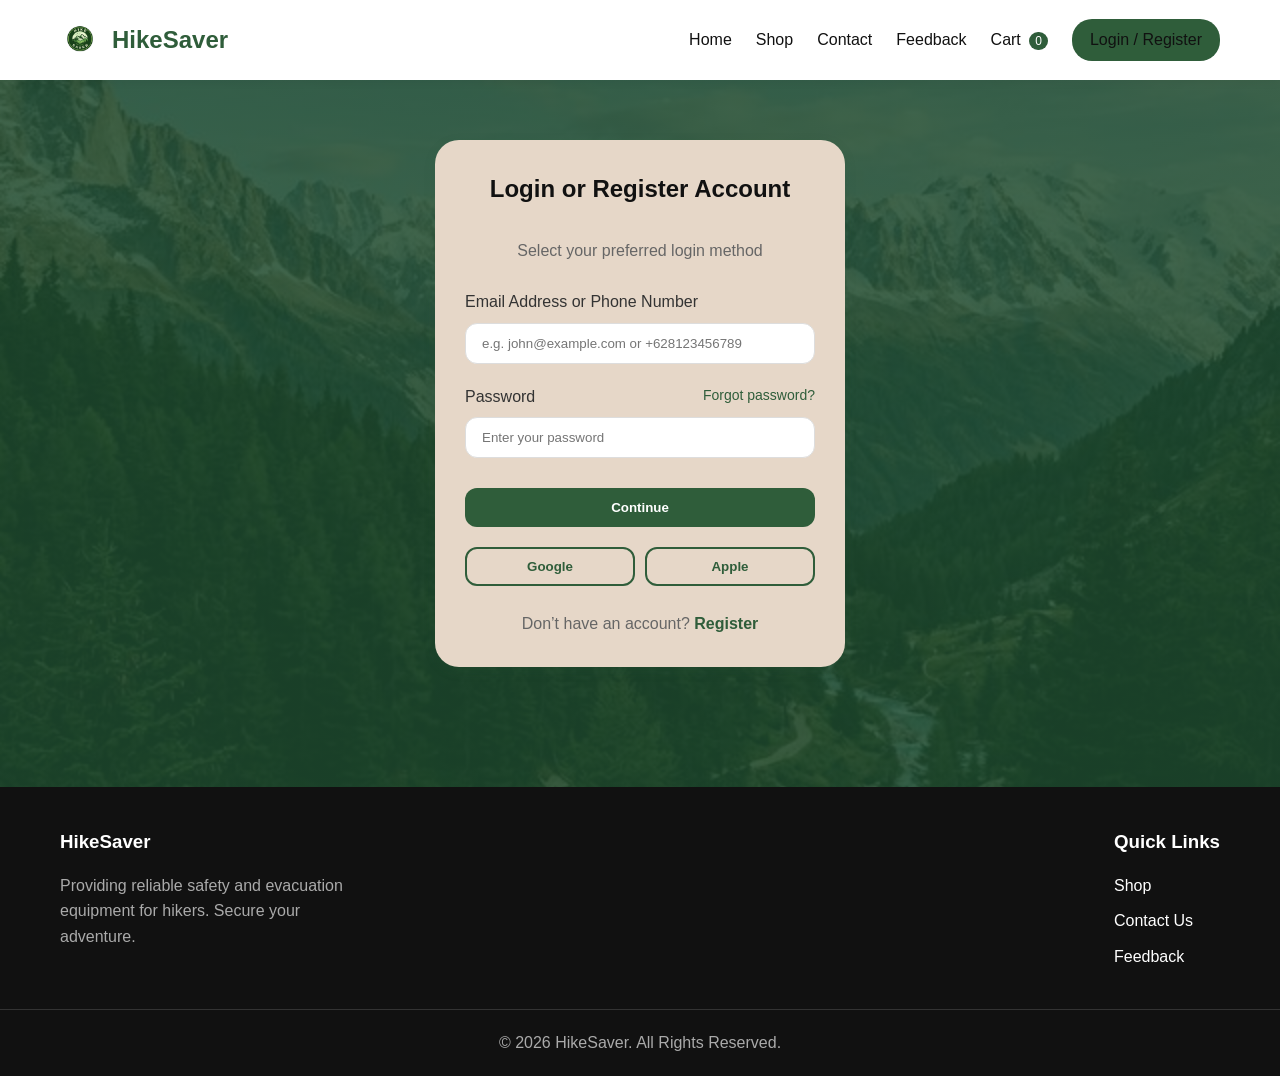
<file: login.html>
<!DOCTYPE html>
<html lang="en">
<head>
    <meta charset="UTF-8">
    <meta name="viewport" content="width=device-width, initial-scale=1.0">
    <title>HikeSaver - Login</title>
    <link rel="stylesheet" href="styles.css">
    <style>
        .auth-container { max-width: 450px; margin: 60px auto; }
        .auth-card { text-align: center; }
        .auth-card h2 { margin-bottom: 30px; }
        .method-selector {
            display: flex;
            background: #f1f1f1;
            border-radius: var(--border-radius);
            margin-bottom: 25px;
            overflow: hidden;
        }
        .method-selector label {
            flex: 1;
            padding: 12px;
            cursor: pointer;
            font-weight: 600;
            transition: var(--transition);
        }
        .method-selector input { display: none; }
        .method-selector input:checked + span {
            color: var(--primary-color);
        }
        .method-selector label.active {
            background: white;
            box-shadow: 0 2px 5px rgba(0,0,0,0.05);
            color: var(--primary-color);
        }
        .form-error {
            color: #d32f2f;
            font-size: 0.9rem;
            margin-top: -10px;
            margin-bottom: 15px;
            display: none;
            text-align: left;
        }
    </style>
</head>
<body class="auth-page-bg">
    <!-- Header injected by app.js -->
    <main>
        <div class="container auth-container">
            <div class="card auth-card">
                <h2>Login or Register Account</h2>
                <p style="color:var(--text-light); margin-bottom: 25px;">Select your preferred login method</p>

                <form id="loginForm" style="text-align: left;">
                    <div class="form-group" id="grpIdentifier">
                        <label>Email Address or Phone Number</label>
                        <input type="text" id="loginIdentifier" required placeholder="e.g. john@example.com or +628123456789">
                    </div>

                    <div class="form-group">
                        <div style="display:flex; justify-content:space-between;">
                            <label>Password</label>
                            <a href="forgot-password.html" style="color:var(--primary-color); font-size: 14px;">Forgot password?</a>
                        </div>
                        <input type="password" id="loginPass" required placeholder="Enter your password">
                    </div>

                    <div id="errorMsg" class="form-error"></div>

                    <button type="submit" class="btn btn-primary" style="width: 100%; margin-top:10px;">Continue</button>
                    
                    <div style="margin-top:20px; display:flex; gap:10px; justify-content:center;">
                        <button type="button" class="btn btn-outline" style="flex:1;">Google</button>
                        <button type="button" class="btn btn-outline" style="flex:1;">Apple</button>
                    </div>
                </form>

                <p style="margin-top: 25px; color: #666;">
                    Don’t have an account? <a href="register.html" style="color: var(--primary-color); font-weight: 600;">Register</a>
                </p>
            </div>
        </div>
    </main>

    <script src="app.js"></script>
    <script>
        function showError(msg) {
            const err = document.getElementById('errorMsg');
            err.textContent = msg;
            err.style.display = 'block';
        }

        document.getElementById('loginForm').addEventListener('submit', function(e) {
            e.preventDefault();
            document.getElementById('errorMsg').style.display = 'none';

            const identifier = document.getElementById('loginIdentifier').value.trim();
            const password = document.getElementById('loginPass').value;
            
            // Validation for email missing "@"
            if (/[a-zA-Z]/.test(identifier) && !identifier.includes('@')) {
                return showError('Email addresses must contain an "@" symbol.');
            }
            
            const users = JSON.parse(localStorage.getItem(DB_USERS)) || [];
            
            let user;
            if (identifier.includes('@')) {
                user = users.find(u => u.email === identifier && u.pass === password);
                if(!users.find(u => u.email === identifier)) {
                    return showError('No account found with this email.');
                }
            } else {
                user = users.find(u => u.phone === identifier && u.pass === password);
                if(!users.find(u => u.phone === identifier)) {
                    return showError('No account found with this phone number.');
                }
            }
            
            if(user) {
                setSession(user);
                window.location.href = 'shop.html';
            } else {
                showError('Invalid password. Please try again.');
            }
        });
    </script>
</body>
</html>
</file>
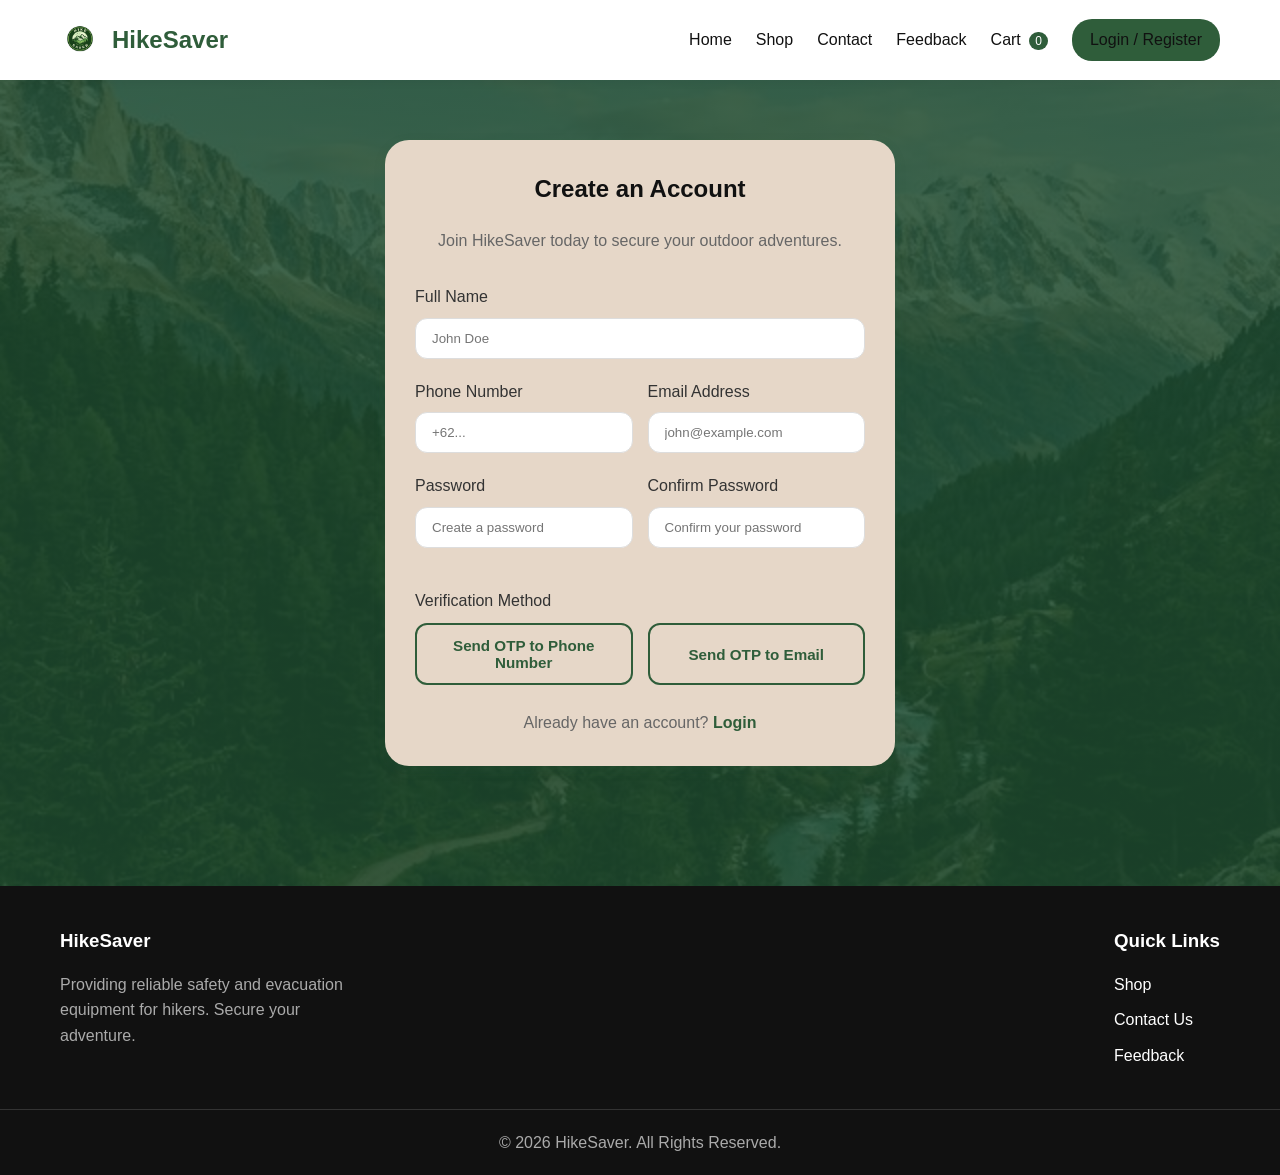
<file: register.html>
<!DOCTYPE html>
<html lang="en">
<head>
    <meta charset="UTF-8">
    <meta name="viewport" content="width=device-width, initial-scale=1.0">
    <title>HikeSaver - Register</title>
    <link rel="stylesheet" href="styles.css">
    <style>
        .auth-container { max-width: 550px; margin: 60px auto; }
        .auth-card { text-align: center; }
        .auth-card h2 { margin-bottom: 20px; }
        .form-error {
            color: #d32f2f;
            font-size: 0.9rem;
            margin-bottom: 15px;
            display: none;
            text-align: left;
        }
        .otp-selection {
            display: flex;
            gap: 15px;
            margin-bottom: 20px;
        }
        .otp-selection .btn {
            flex: 1;
            font-size: 0.95rem;
            padding: 12px;
        }
    </style>
</head>
<body class="auth-page-bg">
    <main>
        <div class="container auth-container">
            <div class="card auth-card">
                <h2>Create an Account</h2>
                <p style="color:var(--text-light); margin-bottom: 30px;">Join HikeSaver today to secure your outdoor adventures.</p>
                
                <div id="errorMsg" class="form-error"></div>

                <form id="registerForm" style="text-align: left;">
                    <div class="form-group">
                        <label>Full Name</label>
                        <input type="text" id="regName" required placeholder="John Doe">
                    </div>
                    <div class="grid grid-2" style="gap:15px; margin-bottom:0;">
                        <div class="form-group">
                            <label>Phone Number</label>
                            <input type="tel" id="regPhone" required placeholder="+62...">
                        </div>
                        <div class="form-group">
                            <label>Email Address</label>
                            <input type="email" id="regEmail" required placeholder="john@example.com">
                        </div>
                    </div>
                    
                    <div class="grid grid-2" style="gap:15px; margin-bottom:0px;">
                        <div class="form-group">
                            <label>Password</label>
                            <input type="password" id="regPass" required placeholder="Create a password">
                        </div>
                        <div class="form-group">
                            <label>Confirm Password</label>
                            <input type="password" id="regPassConfirm" required placeholder="Confirm your password">
                        </div>
                    </div>

                    <div id="otpSection" style="margin-top: 20px;">
                        <label id="otpMethodLabel" style="display:block; margin-bottom:10px; font-weight:500;">Verification Method</label>
                        <div class="otp-selection" id="otpButtons">
                            <button type="button" class="btn btn-outline" onclick="sendOtp('phone')">Send OTP to Phone Number</button>
                            <button type="button" class="btn btn-outline" onclick="sendOtp('email')">Send OTP to Email</button>
                        </div>

                        <div class="form-group" id="otpGroup" style="display:none; background:#f0fcf4; padding: 15px; border-radius: 8px; border: 1px solid #c9ebd4;">
                            <label style="color:var(--primary-color);">Enter OTP Verification Code</label>
                            <p id="otpInstruction" style="font-size:13px; color:#555; margin-bottom:10px;">We've sent a code.</p>
                            <input type="text" id="regOtp" placeholder="123456" maxlength="6">
                            
                            <p style="font-size:13px; color:#d32f2f; margin-top:5px; font-weight:bold;">Time remaining: <span id="otpTimerDisplay">01:00</span></p>

                            <div style="margin-top:15px; padding-top:15px; border-top:1px solid #c9ebd4;">
                                <p style="font-size:13px; font-weight:bold; margin-bottom:5px;">Didn’t receive the code?</p>
                                <ul style="font-size:12px; color:#555; padding-left:20px; margin-bottom:10px;">
                                    <li>Check your Spam folder (for email)</li>
                                    <li>Make sure your phone number is correct</li>
                                </ul>
                                <div style="display:flex; gap:10px;">
                                    <button type="button" id="resendEmail" class="btn btn-outline" style="font-size:12px; padding:8px;" disabled onclick="resendOtp('email')">Resend via Email</button>
                                    <button type="button" id="resendPhone" class="btn btn-outline" style="font-size:12px; padding:8px;" disabled onclick="resendOtp('phone')">Resend via SMS</button>
                                </div>
                                <p id="resendFeedback" style="color:var(--primary-color); font-size:12px; margin-top:5px; display:none;">A new OTP has been sent.</p>
                            </div>
                        </div>
                    </div>
                    
                    <button type="submit" id="registerBtn" class="btn btn-primary" style="width: 100%; display:none; margin-top:20px;">Complete Registration</button>
                </form>

                <p style="margin-top: 25px; color: #666;">
                    Already have an account? <a href="login.html" style="color: var(--primary-color); font-weight: 600;">Login</a>
                </p>
            </div>
        </div>
    </main>

    <script src="app.js"></script>
    <script>
        function showError(msg) {
            const err = document.getElementById('errorMsg');
            err.textContent = msg;
            err.style.display = 'block';
            window.scrollTo(0,0);
        }

        function clearError() {
            document.getElementById('errorMsg').style.display = 'none';
        }

        function checkUniqueAndPass() {
            clearError();
            const email = document.getElementById('regEmail').value.trim();
            const phone = document.getElementById('regPhone').value.trim();
            const pass = document.getElementById('regPass').value;
            const passConfirm = document.getElementById('regPassConfirm').value;

            if(!email || !phone) {
                showError('Please fill in both Phone Number and Email.');
                return false;
            }
            if(pass !== passConfirm) {
                showError('Passwords do not match!');
                return false;
            }

            const users = JSON.parse(localStorage.getItem(DB_USERS)) || [];
            if(users.find(u => u.email === email)) {
                showError('Email is already registered. Please login.');
                return false;
            }
            if(users.find(u => u.phone === phone)) {
                showError('Phone number is already registered.');
                return false;
            }
            return true;
        }

        let currentOtp = null;
        let otpExpiryTime = null;
        let timerInterval = null;

        function startTimer() {
            let timeLeft = 60; // 60 seconds
            document.getElementById('resendEmail').disabled = true;
            document.getElementById('resendPhone').disabled = true;
            document.getElementById('resendEmail').style.opacity = '0.5';
            document.getElementById('resendPhone').style.opacity = '0.5';
            document.getElementById('otpTimerDisplay').textContent = "01:00";

            if(timerInterval) clearInterval(timerInterval);

            timerInterval = setInterval(() => {
                timeLeft--;
                let m = Math.floor(timeLeft / 60);
                let s = timeLeft % 60;
                document.getElementById('otpTimerDisplay').textContent = 
                    `0${m}:${s < 10 ? '0' + s : s}`;

                if(timeLeft <= 0) {
                    clearInterval(timerInterval);
                    document.getElementById('otpTimerDisplay').textContent = "00:00";
                    document.getElementById('resendEmail').disabled = false;
                    document.getElementById('resendPhone').disabled = false;
                    document.getElementById('resendEmail').style.opacity = '1';
                    document.getElementById('resendPhone').style.opacity = '1';
                }
            }, 1000);
        }

        function sendOtp(method, isResend = false) {
            if(!checkUniqueAndPass()) return;
            
            // Set logic
            currentOtp = '123456'; 
            otpExpiryTime = Date.now() + 60000;

            const target = method === 'phone' ? document.getElementById('regPhone').value : document.getElementById('regEmail').value;
            document.getElementById('otpInstruction').textContent = `We've sent a 6-digit code to ${target}.`;
            
            document.getElementById('otpButtons').style.display = 'none';
            document.getElementById('otpMethodLabel').style.display = 'none';
            document.getElementById('otpGroup').style.display = 'block';
            document.getElementById('registerBtn').style.display = 'block';
            
            startTimer();

            if(isResend) {
                document.getElementById('resendFeedback').style.display = 'block';
                setTimeout(() => document.getElementById('resendFeedback').style.display = 'none', 3500);
                alert('Mock OTP Code Resent (' + target + ')! Code: 123456');
            } else {
                alert('Mock OTP Code Sent (' + target + ')! Code is: 123456\nNote: You have 60 seconds before it expires.');
            }
        }

        function resendOtp(method) {
            sendOtp(method, true);
        }

        document.getElementById('registerForm').addEventListener('submit', function(e) {
            e.preventDefault();
            if(!checkUniqueAndPass()) return;

            const otpInput = document.getElementById('regOtp').value;
            if(!otpInput) {
                return showError('Please enter the OTP to verify your account.');
            }
            if(Date.now() > otpExpiryTime) {
                return showError('OTP expired. Please wait for the timer and request a new code.');
            }
            if(otpInput !== currentOtp) {
                return showError('Invalid OTP. Please try again or request a new code.');
            }

            // Successfully Verified
            alert('OTP successfully verified!');

            const newUser = { 
                id: Date.now(), 
                name: document.getElementById('regName').value, 
                email: document.getElementById('regEmail').value, 
                phone: document.getElementById('regPhone').value,
                pass: document.getElementById('regPass').value, 
                role: 'user' 
            };

            const users = JSON.parse(localStorage.getItem(DB_USERS)) || [];
            users.push(newUser);
            localStorage.setItem(DB_USERS, JSON.stringify(users));
            
            alert('Registration Successful! Please login to continue.');
            window.location.href = 'login.html';
        });
    </script>
</body>
</html>
</file>
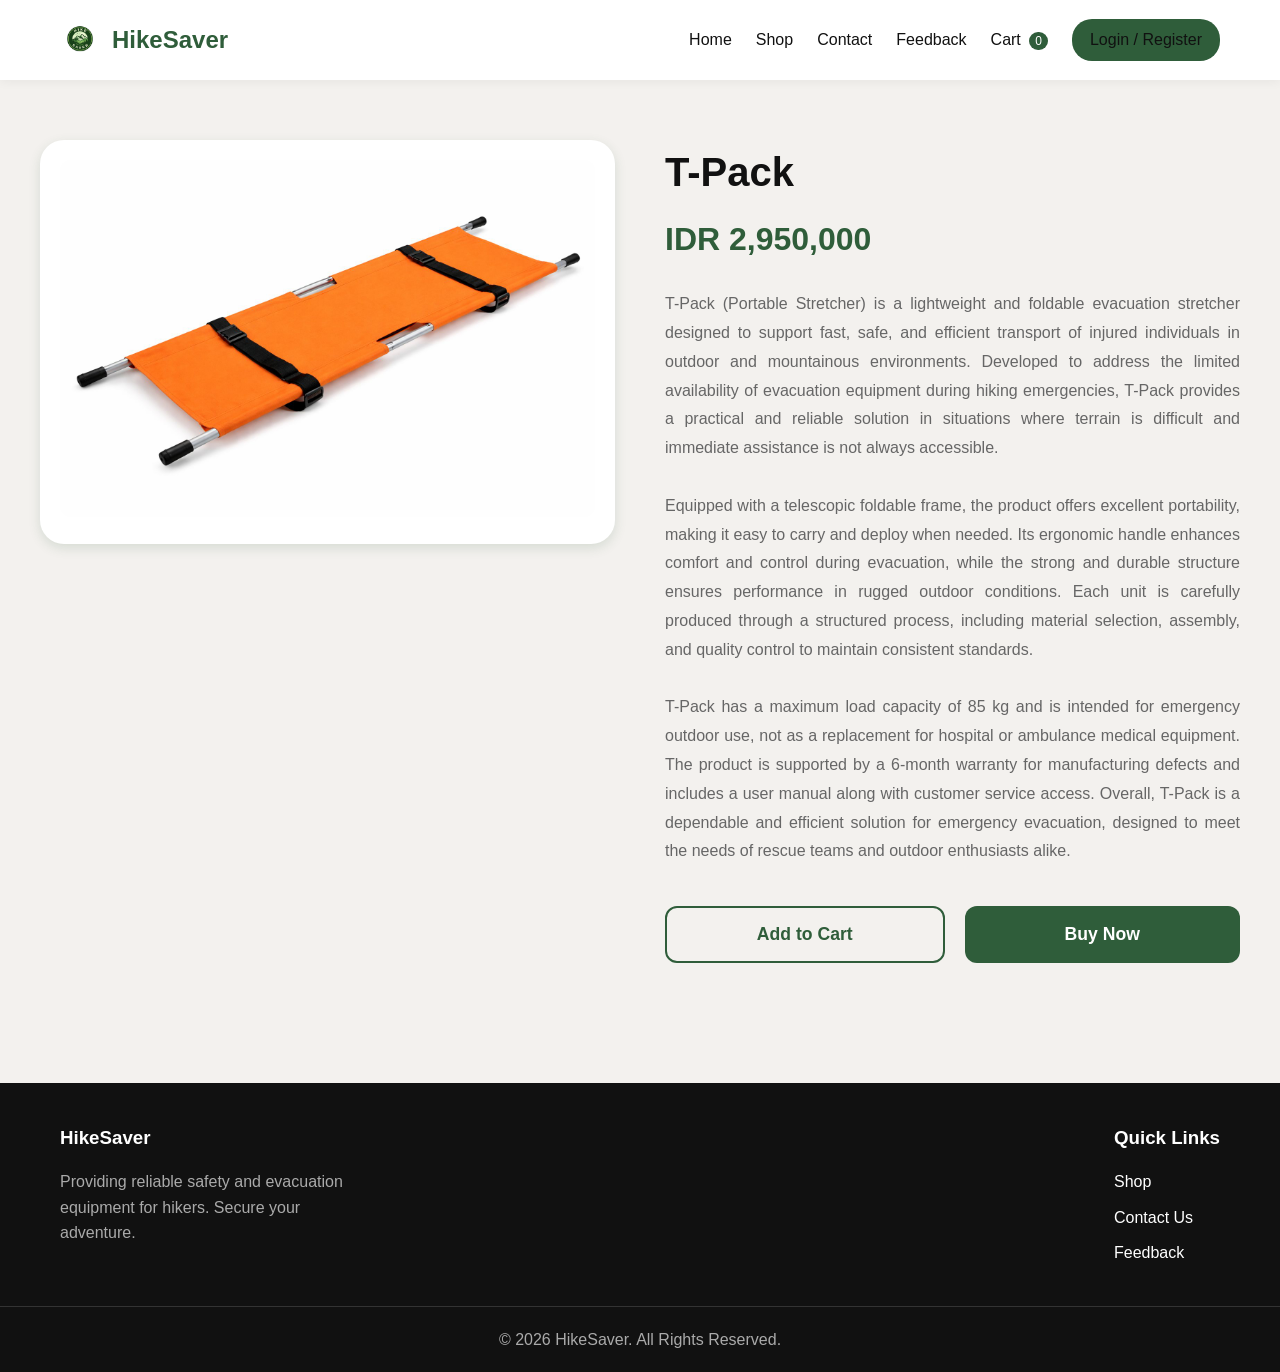
<file: shop.html>
<!DOCTYPE html>
<html lang="en">
<head>
    <meta charset="UTF-8">
    <meta name="viewport" content="width=device-width, initial-scale=1.0">
    <title>HikeSaver - Shop T-Pack</title>
    <link rel="stylesheet" href="styles.css">
    <style>
        .product-page {
            padding: 60px 0;
        }
        .product-grid {
            display: grid;
            grid-template-columns: 1fr 1fr;
            gap: 50px;
            align-items: start;
        }
        .product-image {
            background-color: var(--white-color);
            border-radius: var(--border-radius-lg);
            padding: 20px;
            box-shadow: var(--shadow);
            text-align: center;
        }
        .product-image img {
            max-width: 100%;
            border-radius: var(--border-radius);
        }
        .product-info h1 {
            font-size: 2.5rem;
            margin-bottom: 10px;
        }
        .product-price {
            font-size: 2rem;
            color: var(--primary-color);
            font-weight: 700;
            margin-bottom: 25px;
        }
        .product-description {
            color: var(--text-light);
            line-height: 1.8;
            margin-bottom: 40px;
            text-align: justify;
        }
        .product-actions {
            display: flex;
            gap: 20px;
        }
        .product-actions .btn {
            flex: 1;
            padding: 16px;
            font-size: 1.1rem;
        }
        @media (max-width: 768px) {
            .product-grid { grid-template-columns: 1fr; }
            .product-actions { flex-direction: column; }
        }
    </style>
</head>
<body>
    <main>
        <section class="product-page container">
            <div class="product-grid">
                <div class="product-image">
                    <img src="FOTO PRODUCT HIKESAVER.jpeg" alt="T-Pack Portable Stretcher">
                </div>
                <div class="product-info">
                    <h1>T-Pack</h1>
                    <div class="product-price">IDR 2,950,000</div>
                    
                    <div class="product-description">
                        <p>T-Pack (Portable Stretcher) is a lightweight and foldable evacuation stretcher designed to support fast, safe, and efficient transport of injured individuals in outdoor and mountainous environments. Developed to address the limited availability of evacuation equipment during hiking emergencies, T-Pack provides a practical and reliable solution in situations where terrain is difficult and immediate assistance is not always accessible.</p>
                        <br>
                        <p>Equipped with a telescopic foldable frame, the product offers excellent portability, making it easy to carry and deploy when needed. Its ergonomic handle enhances comfort and control during evacuation, while the strong and durable structure ensures performance in rugged outdoor conditions. Each unit is carefully produced through a structured process, including material selection, assembly, and quality control to maintain consistent standards.</p>
                        <br>
                        <p>T-Pack has a maximum load capacity of 85 kg and is intended for emergency outdoor use, not as a replacement for hospital or ambulance medical equipment. The product is supported by a 6-month warranty for manufacturing defects and includes a user manual along with customer service access. Overall, T-Pack is a dependable and efficient solution for emergency evacuation, designed to meet the needs of rescue teams and outdoor enthusiasts alike.</p>
                    </div>

                    <div class="product-actions">
                        <button class="btn btn-outline" id="btnAddToCart">Add to Cart</button>
                        <button class="btn btn-primary" id="btnBuyNow">Buy Now</button>
                    </div>
                </div>
            </div>
        </section>
    </main>

    <script src="app.js"></script>
    <script>
        const PRODUCT = {
            id: 't-pack-001',
            name: 'T-Pack (Portable Stretcher)',
            price: 2950000,
            image: 'FOTO PRODUCT HIKESAVER.jpeg',
            qty: 1
        };

        function requireAuth(callback) {
            if(!getSession()) {
                alert('Please login before proceeding.');
                window.location.href = 'login.html';
            } else {
                callback();
            }
        }

        document.getElementById('btnAddToCart').addEventListener('click', () => {
            requireAuth(() => {
                addToCart(PRODUCT);
            });
        });

        document.getElementById('btnBuyNow').addEventListener('click', () => {
            requireAuth(() => {
                addToCart(PRODUCT); // Put in cart to allow checkout
                window.location.href = 'checkout.html';
            });
        });
    </script>
</body>
</html>
</file>
<file: styles.css>
:root {
    --primary-color: #2F5D3A; 
    --secondary-color: #1E4A2F;
    --accent-color: #9A6233;
    --accent-dark: #6B3F1C;
    --accent-orange: #A87443;
    --accent-brown: #7A4B24;
    --bg-color: #F3F1EE;
    --bg-card: #E6D7C8;
    --black-color: #111111;
    --white-color: #ffffff;
    --text-color: #333333;
    --text-light: #666666;
    --border-radius: 12px;
    --border-radius-lg: 24px;
    --transition: 0.3s ease-in-out;
    --shadow: 0 4px 12px rgba(47, 93, 58, 0.15);
}

* {
    margin: 0;
    padding: 0;
    box-sizing: border-box;
    font-family: 'Segoe UI', Roboto, Helvetica, Arial, sans-serif;
}

body {
    background-color: var(--bg-color);
    color: var(--text-color);
    line-height: 1.6;
    display: flex;
    flex-direction: column;
    min-height: 100vh;
}

/* Typography */
h1, h2, h3, h4 { color: var(--black-color); margin-bottom: 1rem; }
a { text-decoration: none; color: inherit; transition: var(--transition); }
button, .btn {
    cursor: pointer;
    border: none;
    outline: none;
    transition: var(--transition);
    font-weight: 600;
}

/* Utilities */
.container {
    max-width: 1200px;
    margin: 0 auto;
    padding: 0 20px;
}
.btn-primary {
    background-color: var(--primary-color);
    color: var(--white-color);
    padding: 12px 24px;
    border-radius: var(--border-radius);
    display: inline-block;
    text-align: center;
}
.btn-primary:hover {
    background-color: var(--secondary-color);
    transform: translateY(-2px);
    box-shadow: var(--shadow);
}
.btn-outline {
    background-color: transparent;
    color: var(--primary-color);
    border: 2px solid var(--primary-color);
    padding: 10px 22px;
    border-radius: var(--border-radius);
    display: inline-block;
}
.btn-outline:hover {
    background-color: var(--primary-color);
    color: var(--white-color);
}
main {
    flex-grow: 1;
    padding-top: 80px; /* Space for fixed navbar */
}

/* Navbar */
.navbar {
    position: fixed;
    top: 0; left: 0; right: 0;
    height: 80px;
    background-color: var(--white-color);
    box-shadow: 0 2px 10px rgba(0,0,0,0.05);
    z-index: 1000;
    display: flex;
    align-items: center;
}
.nav-container {
    display: flex;
    justify-content: space-between;
    align-items: center;
    width: 100%;
}
.nav-brand {
    display: flex;
    align-items: center;
    gap: 12px;
    font-size: 1.5rem;
    font-weight: 700;
    color: var(--primary-color);
}
.nav-brand img {
    height: 40px;
    border-radius: 8px;
    object-fit: cover;
}
.nav-links {
    display: flex;
    gap: 24px;
    align-items: center;
}
.nav-links a {
    font-weight: 500;
    color: var(--black-color);
}
.nav-links a:hover {
    color: var(--primary-color);
}
.cart-badge {
    background-color: var(--primary-color);
    color: white;
    font-size: 12px;
    padding: 2px 6px;
    border-radius: 10px;
    margin-left: 4px;
}

/* Footer */
.footer {
    background-color: var(--black-color);
    color: var(--white-color);
    padding: 40px 0 20px;
    margin-top: 60px;
}
.footer-content {
    display: flex;
    justify-content: space-between;
    flex-wrap: wrap;
    gap: 30px;
}
.footer-col h3 { color: var(--white-color); }
.footer-col p { color: #aaaaaa; }
.footer-bottom {
    text-align: center;
    margin-top: 40px;
    padding-top: 20px;
    border-top: 1px solid #333;
    color: #aaaaaa;
}

/* Forms & Inputs */
.form-group {
    margin-bottom: 20px;
}
.form-group label {
    display: block;
    margin-bottom: 8px;
    font-weight: 500;
}
.form-group input, .form-group textarea, .form-group select {
    width: 100%;
    padding: 12px 16px;
    border: 1px solid #ddd;
    border-radius: var(--border-radius);
    outline: none;
    transition: var(--transition);
}
.form-group input:focus, .form-group textarea:focus {
    border-color: var(--primary-color);
    box-shadow: 0 0 0 3px rgba(26, 67, 41, 0.1);
}

/* Cards */
.card {
    background-color: var(--white-color);
    border-radius: var(--border-radius-lg);
    padding: 30px;
    box-shadow: var(--shadow);
}

/* Layout Utilities elements */
.grid {
    display: grid;
    gap: 30px;
}
.grid-2 { grid-template-columns: repeat(2, 1fr); }
@media (max-width: 768px) {
    .grid-2 { grid-template-columns: 1fr; }
    .nav-links { display: none; /* simple mobile nav */ }
    .nav-links.active {
        display: flex;
        flex-direction: column;
        position: absolute;
        top: 80px; left: 0; right: 0;
        background: white; padding: 20px;
        box-shadow: 0 10px 10px rgba(0,0,0,0.05);
    }
}

/* Auth Custom Background */
.auth-page-bg {
    background: linear-gradient(rgba(30, 74, 47, 0.85), rgba(30, 74, 47, 0.85)), url('mountain_bg.png') center/cover no-repeat fixed;
}
.auth-page-bg .auth-card {
    background: var(--bg-card);
}
</file>
